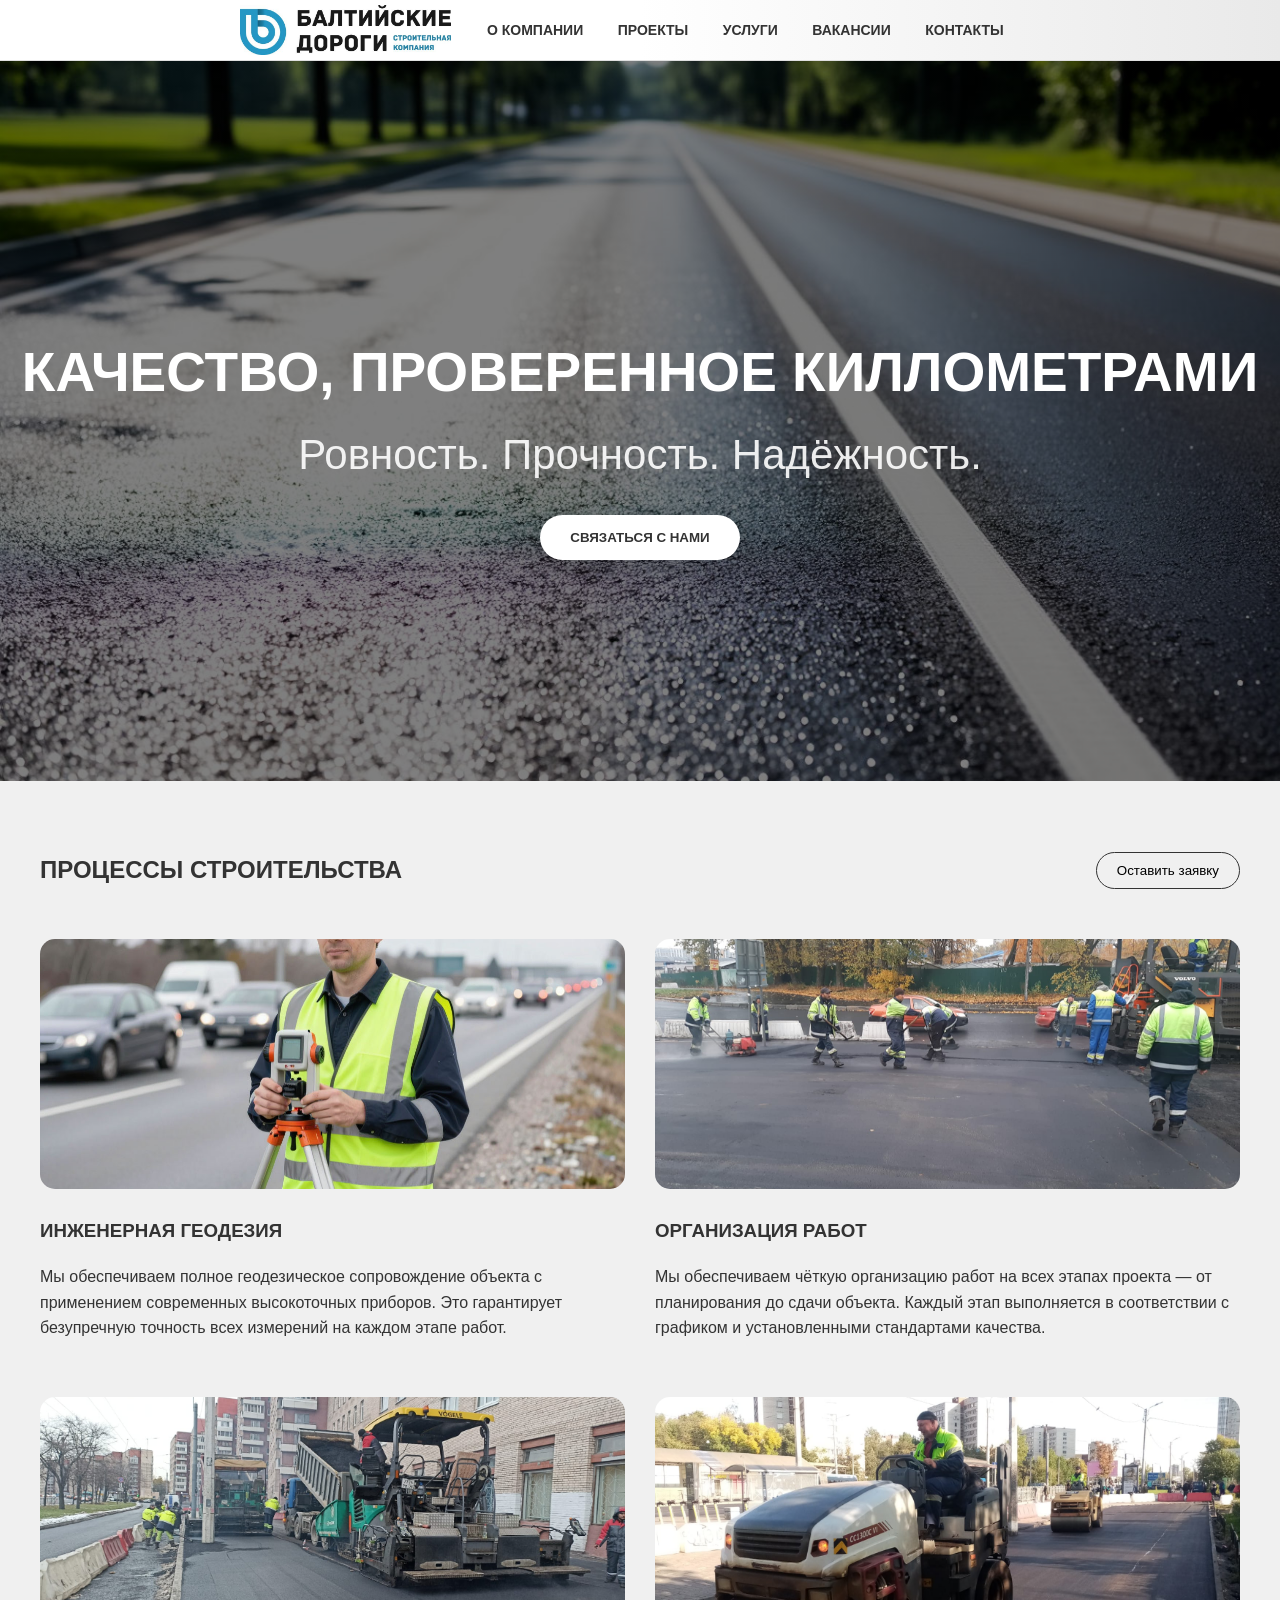
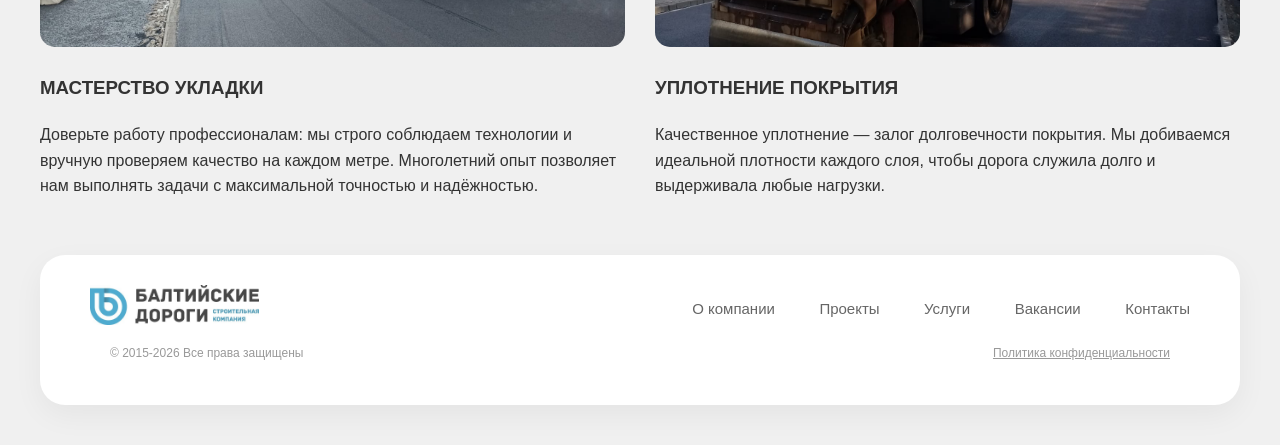
<file: index.html>
<!DOCTYPE html>
<html lang="ru">
<head>
    <meta charset="UTF-8">
    <link rel="icon" type="image/png" href="img/favicon.png">
    <meta name="viewport" content="width=device-width, initial-scale=1.0">
    <title>ООО "СК "Балтийские дороги" Строительство дорог, благоустройство и аренды спецтехники г. Санкт-Петербург</title>
    <link rel="stylesheet" href="style.css">
</head>
<body>

    <header class="header">
        <div class="container">
            <div class="logo">
                <a href="index.html">
                    <img src="img/logo.jpg"> 
                </a>
            </div>
            <nav class="nav">
                <a href="about.html">О КОМПАНИИ</a>
                <a href="projects.html">ПРОЕКТЫ</a>
                <a href="services.html">УСЛУГИ</a>
                <a href="vacancies.html">ВАКАНСИИ</a>
                <a href="contacts.html">КОНТАКТЫ</a>
            </nav>
            <div class="search-icon"> </div>
        </div>
    </header>

    <section class="hero">
        <div class="hero-content">
            <h1>КАЧЕСТВО, ПРОВЕРЕННОЕ КИЛЛОМЕТРАМИ</h1>
            <p>Ровность. Прочность. Надёжность.</p>
            <button class="btn-main open-modal-btn">СВЯЗАТЬСЯ С НАМИ</button>
        </div>
    </section>

    <section class="process container">
        <div class="section-header">
            <h2>ПРОЦЕССЫ СТРОИТЕЛЬСТВА</h2>
            <button class="btn-outline open-modal-btn">Оставить заявку</button>
        </div>
        <div class="grid">
    <div class="card">
        <img src="img/geo.jpg" alt="Геодезия">
        <h3>ИНЖЕНЕРНАЯ ГЕОДЕЗИЯ</h3>
        <p>Мы обеспечиваем полное геодезическое сопровождение объекта с применением современных высокоточных приборов. Это гарантирует безупречную точность всех измерений на каждом этапе работ.</p>
    </div>
    <div class="card">
        <img src="img/org.jfif" alt="Организация">
        <h3>ОРГАНИЗАЦИЯ РАБОТ</h3>
        <p>Мы обеспечиваем чёткую организацию работ на всех этапах проекта — от планирования до сдачи объекта. Каждый этап выполняется в соответствии с графиком и установленными стандартами качества.</p>
    </div>

    <div class="card">
        <img src="img/mastery.jpg" alt="Мастерство">
        <h3>МАСТЕРСТВО УКЛАДКИ</h3>
        <p>Доверьте работу профессионалам: мы строго соблюдаем технологии и вручную проверяем качество на каждом метре. Многолетний опыт позволяет нам выполнять задачи с максимальной точностью и надёжностью.</p>
    </div>
    <div class="card">
        <img src="img/compaction.jpg" alt="Уплотнение">
        <h3>УПЛОТНЕНИЕ ПОКРЫТИЯ</h3>
        <p>Качественное уплотнение — залог долговечности покрытия. Мы добиваемся идеальной плотности каждого слоя, чтобы дорога служила долго и выдерживала любые нагрузки.</p>
    </div>
</div>
    </section>

<div id="contactModal" class="modal">
    <div class="modal-content">
        <span class="close-btn">&times;</span>
        <h2>Связаться с нами</h2>
        <p>Оставьте свои данные, и мы перезвоним вам в течение 15 минут.</p>
        
       <form id="contactForm" action="https://formspree.io/f/xpqbaepb">
    <input type="text" name="user_name" placeholder="Имя" required> <input type="tel" name="user_phone" placeholder="Телефон" required> 
    <textarea name="user_message" placeholder="Сообщение"></textarea> 
    <button type="submit" class="btn-submit btn-send">ОТПРАВИТЬ</button>
</form>
    </div>
</div>
<script src="script.js"></script>
<footer class="footer-card">
        <div class="container footer-content">
            <div class="footer-logo">
                <a href="index.html"><img src="img/logo.jpg" alt="Logo"></a>
            </div>

            <nav class="footer-nav">
                <a href="about.html">О компании</a>
                <a href="projects.html">Проекты</a>
                <a href="services.html">Услуги</a>
                <a href="vacancies.html">Вакансии</a>
                <a href="contacts.html">Контакты</a>

    </div>

    <div class="footer-bottom container">
        <p>© 2015-2026 Все права защищены</p>
        <a href="privacy.html" class="privacy-link">Политика конфиденциальности</a>
    </div>
</footer>
</body>
</html>
</file>
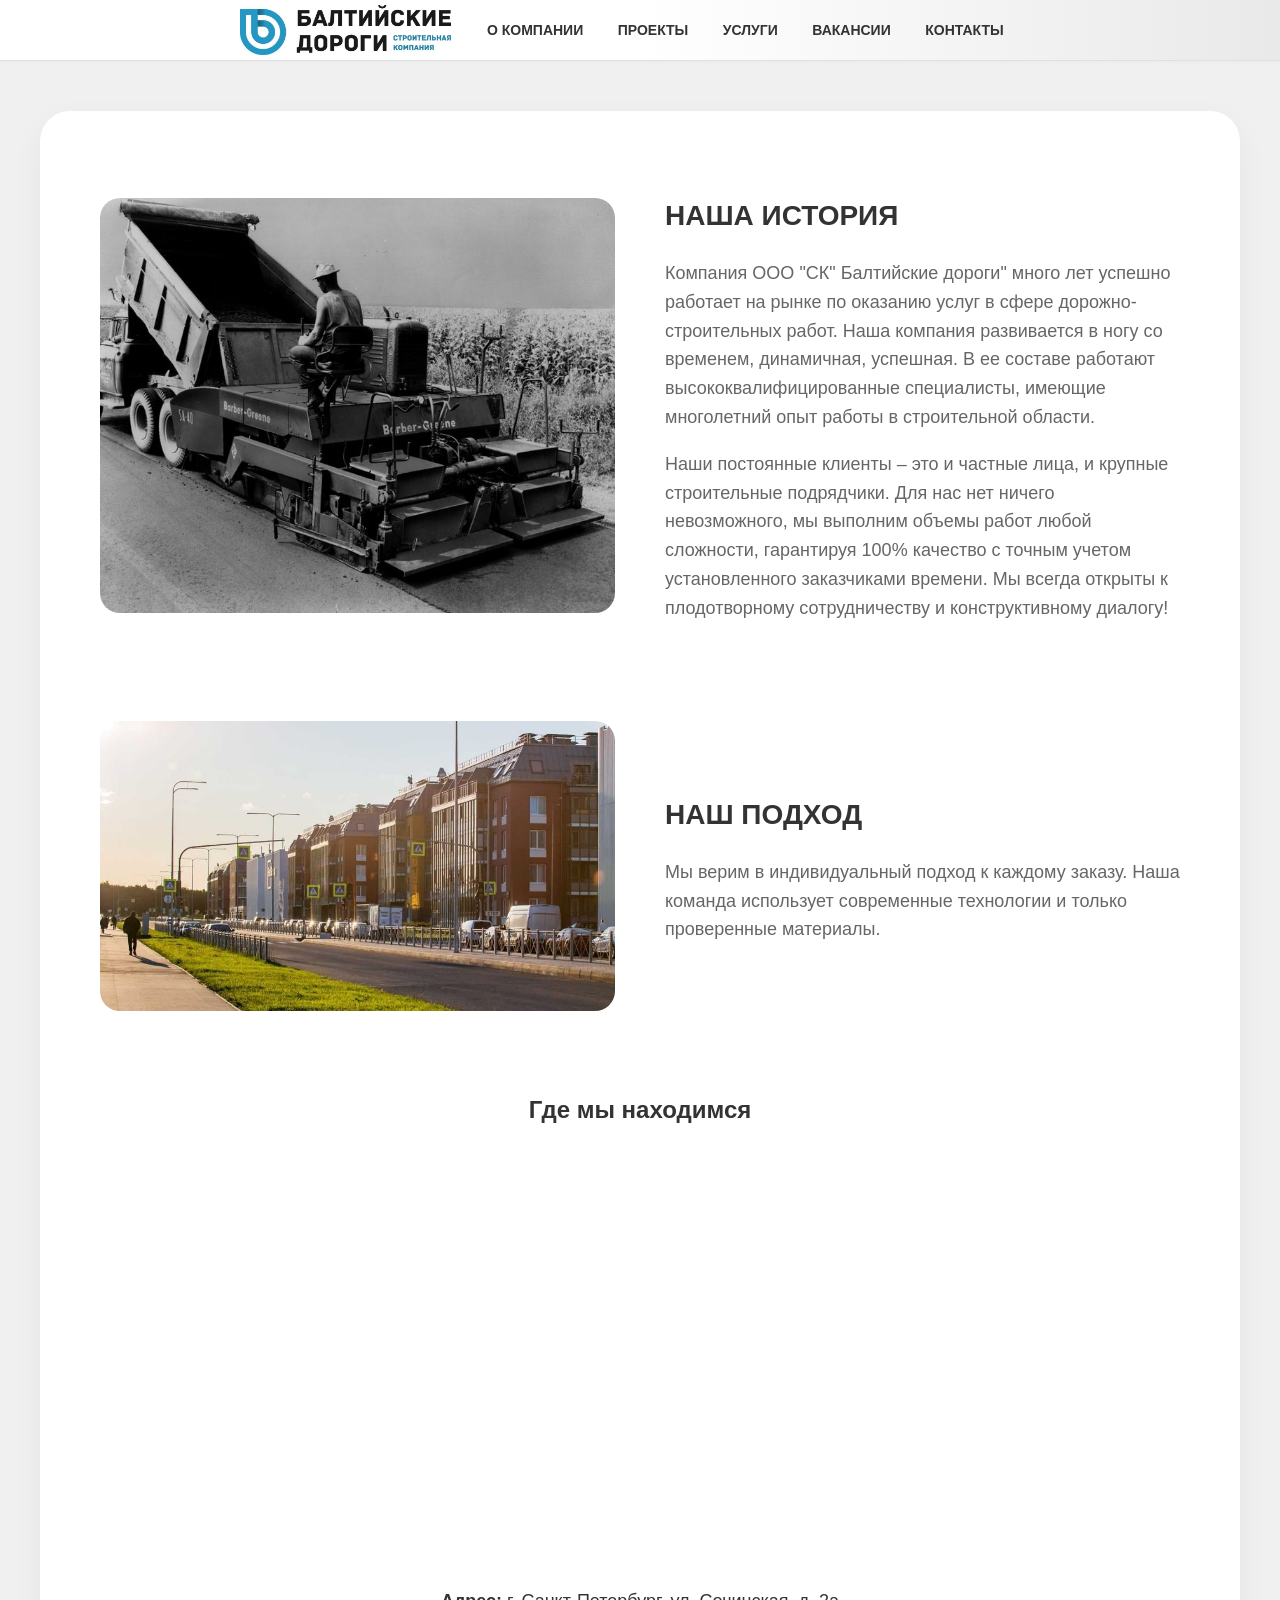
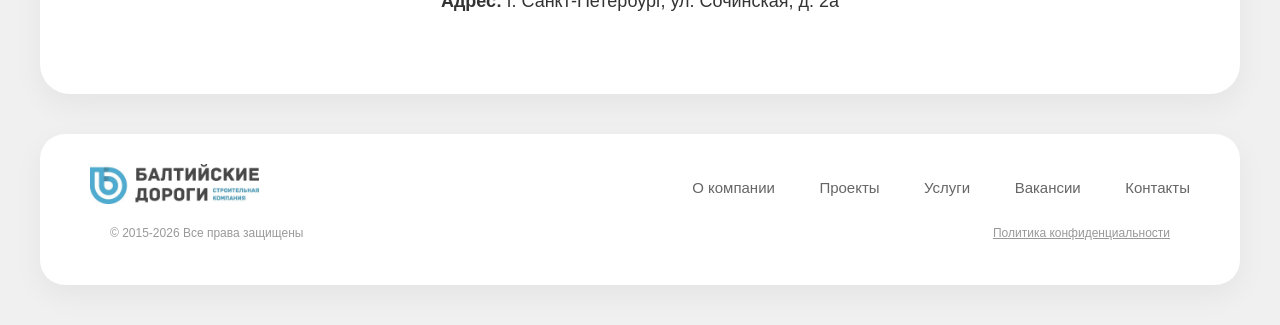
<file: about.html>
<!DOCTYPE html>
<html lang="ru">
<head>
    <meta charset="UTF-8">
     <link rel="icon" type="image/png" href="img/favicon.png">
    <meta name="viewport" content="width=device-width, initial-scale=1.0">
    <title>О компании</title>
    <link rel="stylesheet" href="style.css">
</head>
<body>
<header class="header">
        <div class="container">
            <div class="logo">
                <a href="index.html">
                    <img src="img/logo.jpg"> 
                </a>
            </div>
            <nav class="nav">
                <a href="about.html">О КОМПАНИИ</a>
                <a href="projects.html">ПРОЕКТЫ</a>
                <a href="services.html">УСЛУГИ</a>
                <a href="vacancies.html">ВАКАНСИИ</a>
                <a href="contacts.html">КОНТАКТЫ</a>
            </nav>
            <div class="search-icon"> </div>
        </div>
    </header>

    <main class="main-content">
        <div class="container">
            <div class="about-card">
                
                <section class="about-section">
                    <div class="about-image">
                        <img src="img/about-1.jpg" alt="Наша история">
                    </div>
                    <div class="about-text">
                        <h2>НАША ИСТОРИЯ</h2>
                        <p>Компания ООО "СК" Балтийские дороги" много лет успешно работает на рынке по оказанию услуг в сфере дорожно-строительных работ. Наша компания развивается в ногу со временем, динамичная, успешная. В ее составе работают высококвалифицированные специалисты, имеющие многолетний опыт работы в строительной области.</p>
                        <p>Наши постоянные клиенты – это и частные лица, и крупные строительные подрядчики. Для нас нет ничего невозможного, мы выполним объемы работ любой сложности, гарантируя 100% качество с точным учетом установленного заказчиками времени. Мы всегда открыты к плодотворному сотрудничеству и конструктивному диалогу!</p>
                    </div>
                </section>

                <section class="about-section reverse">
                    <div class="about-text">
                        <h2>НАШ ПОДХОД</h2>
                        <p>Мы верим в индивидуальный подход к каждому заказу. Наша команда использует современные технологии и только проверенные материалы.</p>
                    </div>
                    <div class="about-image">
                        <img src="img/about-2.jpg" alt="Наш подход">
                    </div>
                </section>

                <section class="about-map">
                    <h2>Где мы находимся</h2>
                    <div class="map-container">
                    <iframe src="https://yandex.ru/map-widget/v1/?um=constructor%3A88cc85d8ae83f345fbca302b2e000ea19148211f6fc846787f9f7dcaea409a18&amp;source=constructor" width="1070" height="400" frameborder="0"></iframe>
                    </div>
                    <p class="address-text"><strong>Адрес:</strong> г. Санкт-Петербург, ул. Сочинская, д. 2а</p>
                </section>

            </div>
        </div>
    </main>
<footer class="footer-card">
        <div class="container footer-content">
            <div class="footer-logo">
                <a href="index.html"><img src="img/logo.jpg" alt="Logo"></a>
            </div>

            <nav class="footer-nav">
                <a href="about.html">О компании</a>
                <a href="projects.html">Проекты</a>
                <a href="services.html">Услуги</a>
                <a href="vacancies.html">Вакансии</a>
                <a href="contacts.html">Контакты</a>
            </nav>
        </div>
        <div class="footer-bottom container">
        <p>© 2015-2026 Все права защищены</p>
        <a href="privacy.html" class="privacy-link">Политика конфиденциальности</a>
    </div>
    </footer>
    </body>
</html>
</file>
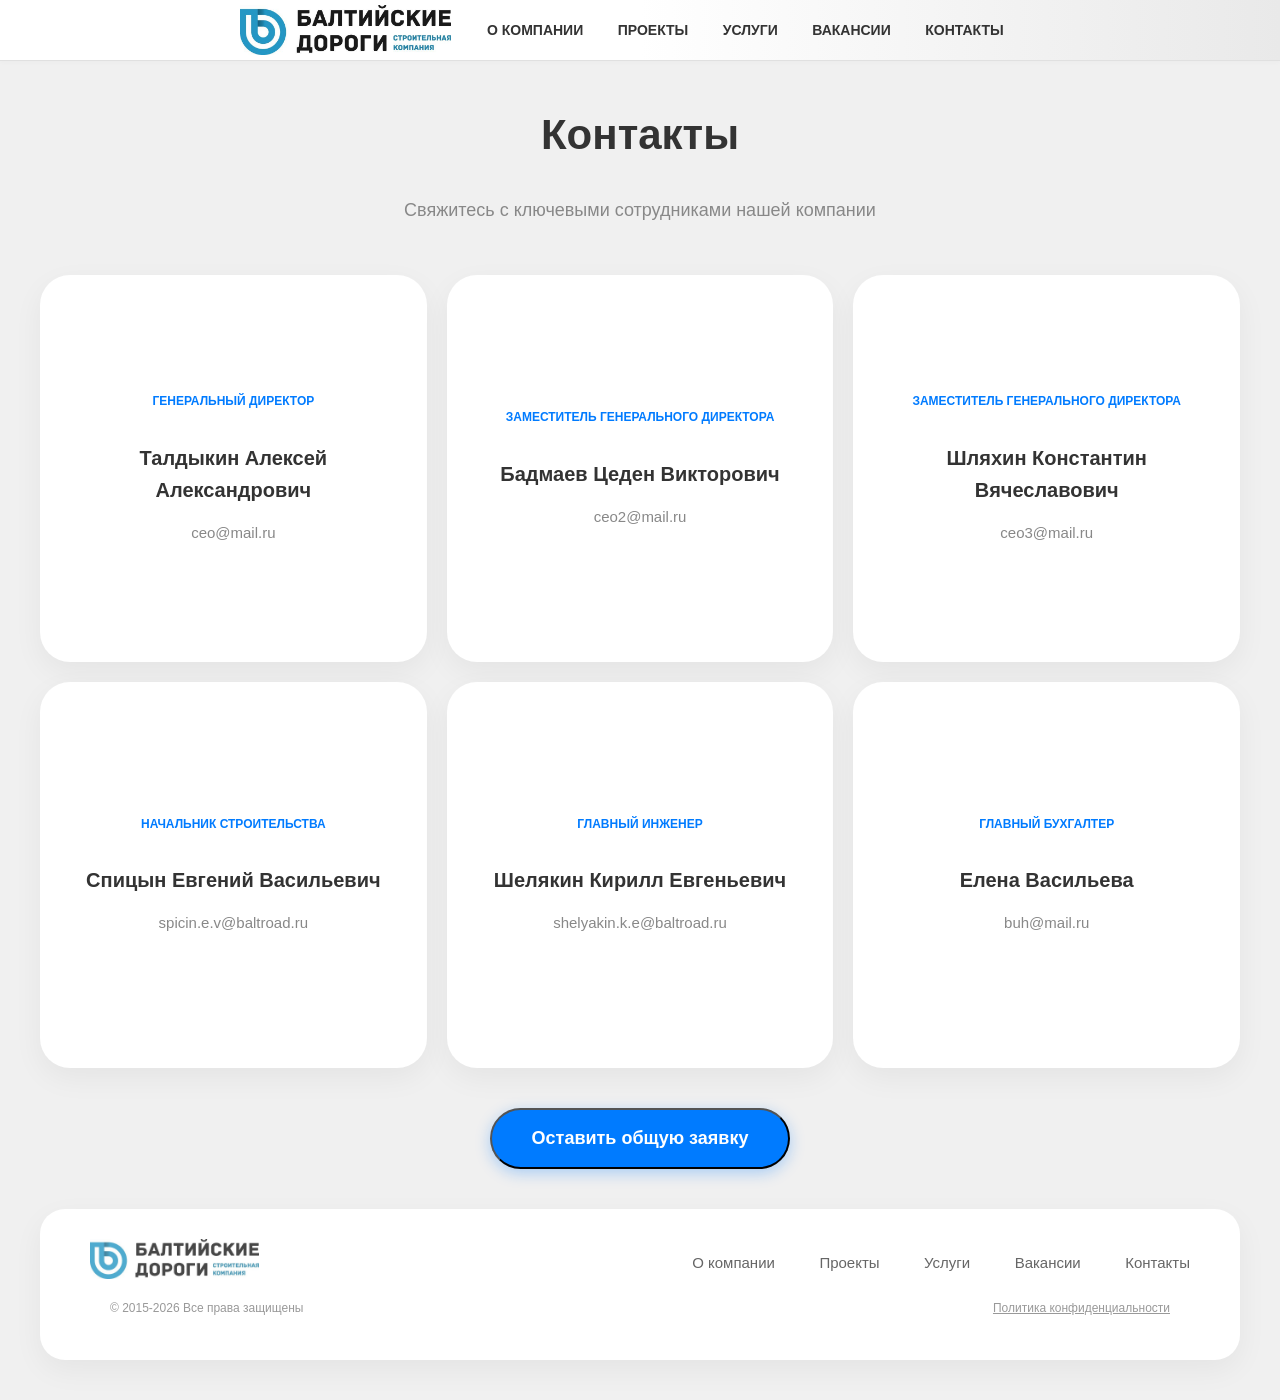
<file: contacts.html>
<!DOCTYPE html>
<html lang="ru">
<head>
    <meta charset="UTF-8">
     <link rel="icon" type="image/png" href="img/favicon.png">
    <meta name="viewport" content="width=device-width, initial-scale=1.0">
    <title>Контакты</title>
    <link rel="stylesheet" href="style.css">
</head>
<body>
    <header class="header">
        <div class="container">
            <div class="logo">
                <a href="index.html">
                    <img src="img/logo.jpg"> 
                </a>
            </div>
            <nav class="nav">
                <a href="about.html">О КОМПАНИИ</a>
                <a href="projects.html">ПРОЕКТЫ</a>
                <a href="services.html">УСЛУГИ</a>
                <a href="vacancies.html">ВАКАНСИИ</a>
                <a href="contacts.html">КОНТАКТЫ</a>
            </nav>
            <div class="search-icon"> </div>
        </div>
    </header>

    <main class="main-content">
        <div class="container">
            
            <div class="page-header">
                <h1>Контакты</h1>
                <p>Свяжитесь с ключевыми сотрудниками нашей компании</p>
            </div>

            <div class="contacts-grid">
                
                <div class="contact-card">
                    <span class="contact-label">Генеральный директор</span>
                    <h3>Талдыкин Алексей Александрович</h3>
                    <a href="mailto:ceo@mail.ru">ceo@mail.ru</a>
                </div>

                <div class="contact-card">
                    <span class="contact-label">Заместитель генерального директора</span>
                    <h3>Бадмаев Цеден Викторович</h3>
                    <a href="mailto:cto@mail.ru">ceo2@mail.ru</a>
                </div>

                <div class="contact-card">
                    <span class="contact-label">Заместитель генерального директора</span>
                    <h3>Шляхин Константин Вячеславович</h3>
                    <a href="mailto:arch@mail.ru">ceo3@mail.ru</a>
                </div>

                <div class="contact-card">
                    <span class="contact-label">Начальник строительства</span>
                    <h3>Спицын Евгений Васильевич</h3>
                    <a href="mailto:hr@mail.ru">spicin.e.v@baltroad.ru</a>
                </div>

                <div class="contact-card">
                    <span class="contact-label">Главный инженер</span>
                    <h3>Шелякин Кирилл Евгеньевич</h3>
                    <a href="mailto:sales@mail.ru">shelyakin.k.e@baltroad.ru</a>
                </div>

                <div class="contact-card">
                    <span class="contact-label">Главный бухгалтер</span>
                    <h3>Елена Васильева</h3>
                    <a href="mailto:log@mail.ru">buh@mail.ru</a>
                </div>

            </div>

            <div class="contact-action">
                <button class="btn-contact open-modal-btn">Оставить общую заявку</button>
            </div>

        </div>
    </main>

    <div id="contactModal" class="modal">
    <div class="modal-content">
        <span class="close-btn">&times;</span>
        <h2>Связаться с нами</h2>
        <p>Оставьте свои данные, и мы перезвоним вам в течение 15 минут.</p>
        
       <form id="contactForm" action="https://formspree.io/f/xpqbaepb">
    <input type="text" name="user_name" placeholder="Имя" required> <input type="tel" name="user_phone" placeholder="Телефон" required> 
    <textarea name="user_message" placeholder="Сообщение"></textarea> 
    <button type="submit" class="btn-submit btn-send">ОТПРАВИТЬ</button>
</form>
    </div>
</button>
            </form>
        </div>
    </div>

    <script src="script.js"></script>
    <footer class="footer-card">
        <div class="container footer-content">
            <div class="footer-logo">
                <a href="index.html"><img src="img/logo.jpg" alt="Logo"></a>
            </div>

            <nav class="footer-nav">
                <a href="about.html">О компании</a>
                <a href="projects.html">Проекты</a>
                <a href="services.html">Услуги</a>
                <a href="vacancies.html">Вакансии</a>
                <a href="contacts.html">Контакты</a>
            </nav>
        </div>
        <div class="footer-bottom container">
        <p>© 2015-2026 Все права защищены</p>
        <a href="privacy.html" class="privacy-link">Политика конфиденциальности</a>
    </div>
    </footer>
</body>
</html>
</file>
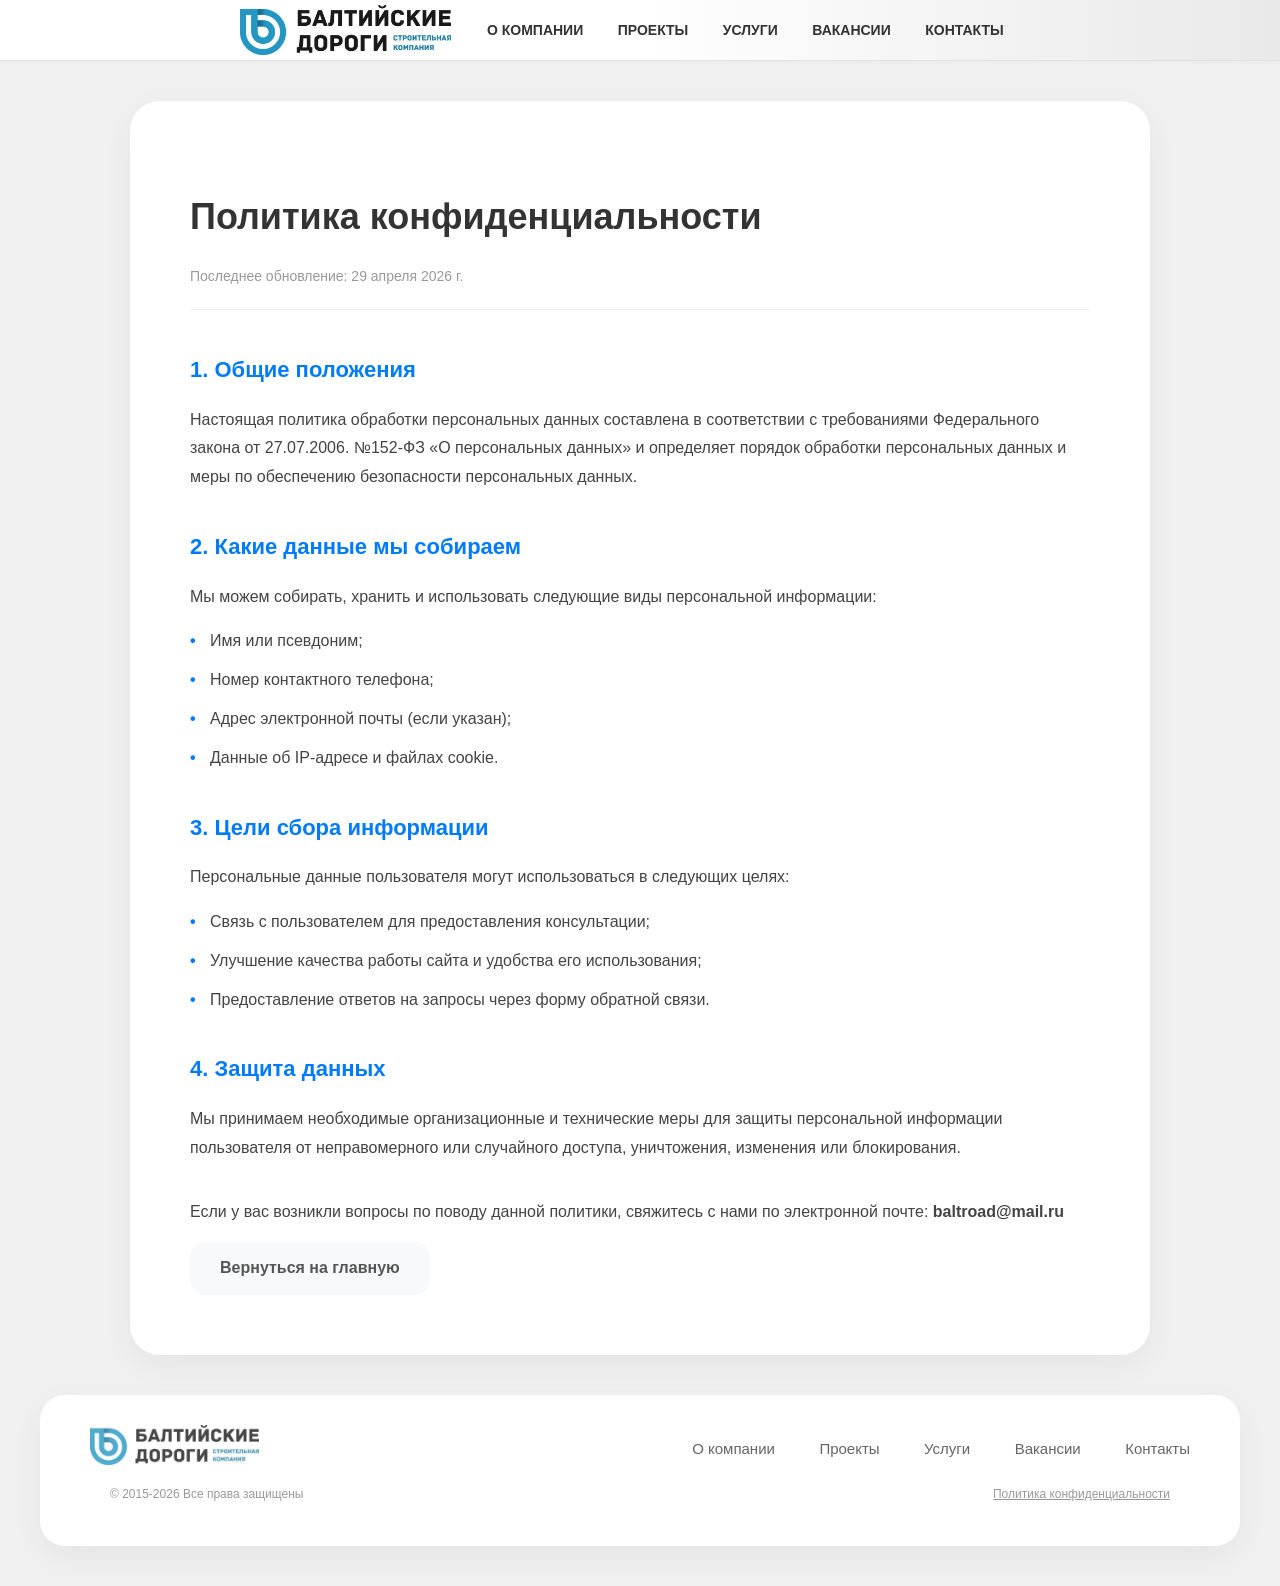
<file: privacy.html>
<!DOCTYPE html>
<html lang="ru">
<head>
    <meta charset="UTF-8">
     <link rel="icon" type="image/png" href="img/favicon.png">
    <meta name="viewport" content="width=device-width, initial-scale=1.0">
    <title>Политика конфиденциальности</title>
    <link rel="stylesheet" href="style.css">
</head>
<body>


    <header class="header">
        <div class="container">
            <div class="logo">
                <a href="index.html">
                    <img src="img/logo.jpg"> 
                </a>
            </div>
            <nav class="nav">
                <a href="about.html">О КОМПАНИИ</a>
                <a href="projects.html">ПРОЕКТЫ</a>
                <a href="services.html">УСЛУГИ</a>
                <a href="vacancies.html">ВАКАНСИИ</a>
                <a href="contacts.html">КОНТАКТЫ</a>
            </nav>
            <div class="search-icon"> </div>
        </div>
    </header>

    <main class="main-content">
        <div class="container">
            <div class="privacy-card">
                <h1>Политика конфиденциальности</h1>
                <p class="last-updated">Последнее обновление: 29 апреля 2026 г.</p>

                <section class="privacy-section">
                    <h2>1. Общие положения</h2>
                    <p>Настоящая политика обработки персональных данных составлена в соответствии с требованиями Федерального закона от 27.07.2006. №152-ФЗ «О персональных данных» и определяет порядок обработки персональных данных и меры по обеспечению безопасности персональных данных.</p>
                </section>

                <section class="privacy-section">
                    <h2>2. Какие данные мы собираем</h2>
                    <p>Мы можем собирать, хранить и использовать следующие виды персональной информации:</p>
                    <ul>
                        <li>Имя или псевдоним;</li>
                        <li>Номер контактного телефона;</li>
                        <li>Адрес электронной почты (если указан);</li>
                        <li>Данные об IP-адресе и файлах cookie.</li>
                    </ul>
                </section>

                <section class="privacy-section">
                    <h2>3. Цели сбора информации</h2>
                    <p>Персональные данные пользователя могут использоваться в следующих целях:</p>
                    <ul>
                        <li>Связь с пользователем для предоставления консультации;</li>
                        <li>Улучшение качества работы сайта и удобства его использования;</li>
                        <li>Предоставление ответов на запросы через форму обратной связи.</li>
                    </ul>
                </section>

                <section class="privacy-section">
                    <h2>4. Защита данных</h2>
                    <p>Мы принимаем необходимые организационные и технические меры для защиты персональной информации пользователя от неправомерного или случайного доступа, уничтожения, изменения или блокирования.</p>
                </section>

                <div class="privacy-footer">
                    <p>Если у вас возникли вопросы по поводу данной политики, свяжитесь с нами по электронной почте: <strong>baltroad@mail.ru</strong></p>
                    <a href="index.html" class="btn-back">Вернуться на главную</a>
                </div>
            </div>
        </div>
    </main>

    <script src="script.js"></script>
    <footer class="footer-card">
        <div class="container footer-content">
            <div class="footer-logo">
                <a href="index.html"><img src="img/logo.jpg" alt="Logo"></a>
            </div>

            <nav class="footer-nav">
                <a href="about.html">О компании</a>
                <a href="projects.html">Проекты</a>
                <a href="services.html">Услуги</a>
                <a href="vacancies.html">Вакансии</a>
                <a href="contacts.html">Контакты</a>
            </nav>
        </div>
        <div class="footer-bottom container">
        <p>© 2015-2026 Все права защищены</p>
        <a href="privacy.html" class="privacy-link">Политика конфиденциальности</a>
    </div>
    </footer>
</body>
</html>
</file>
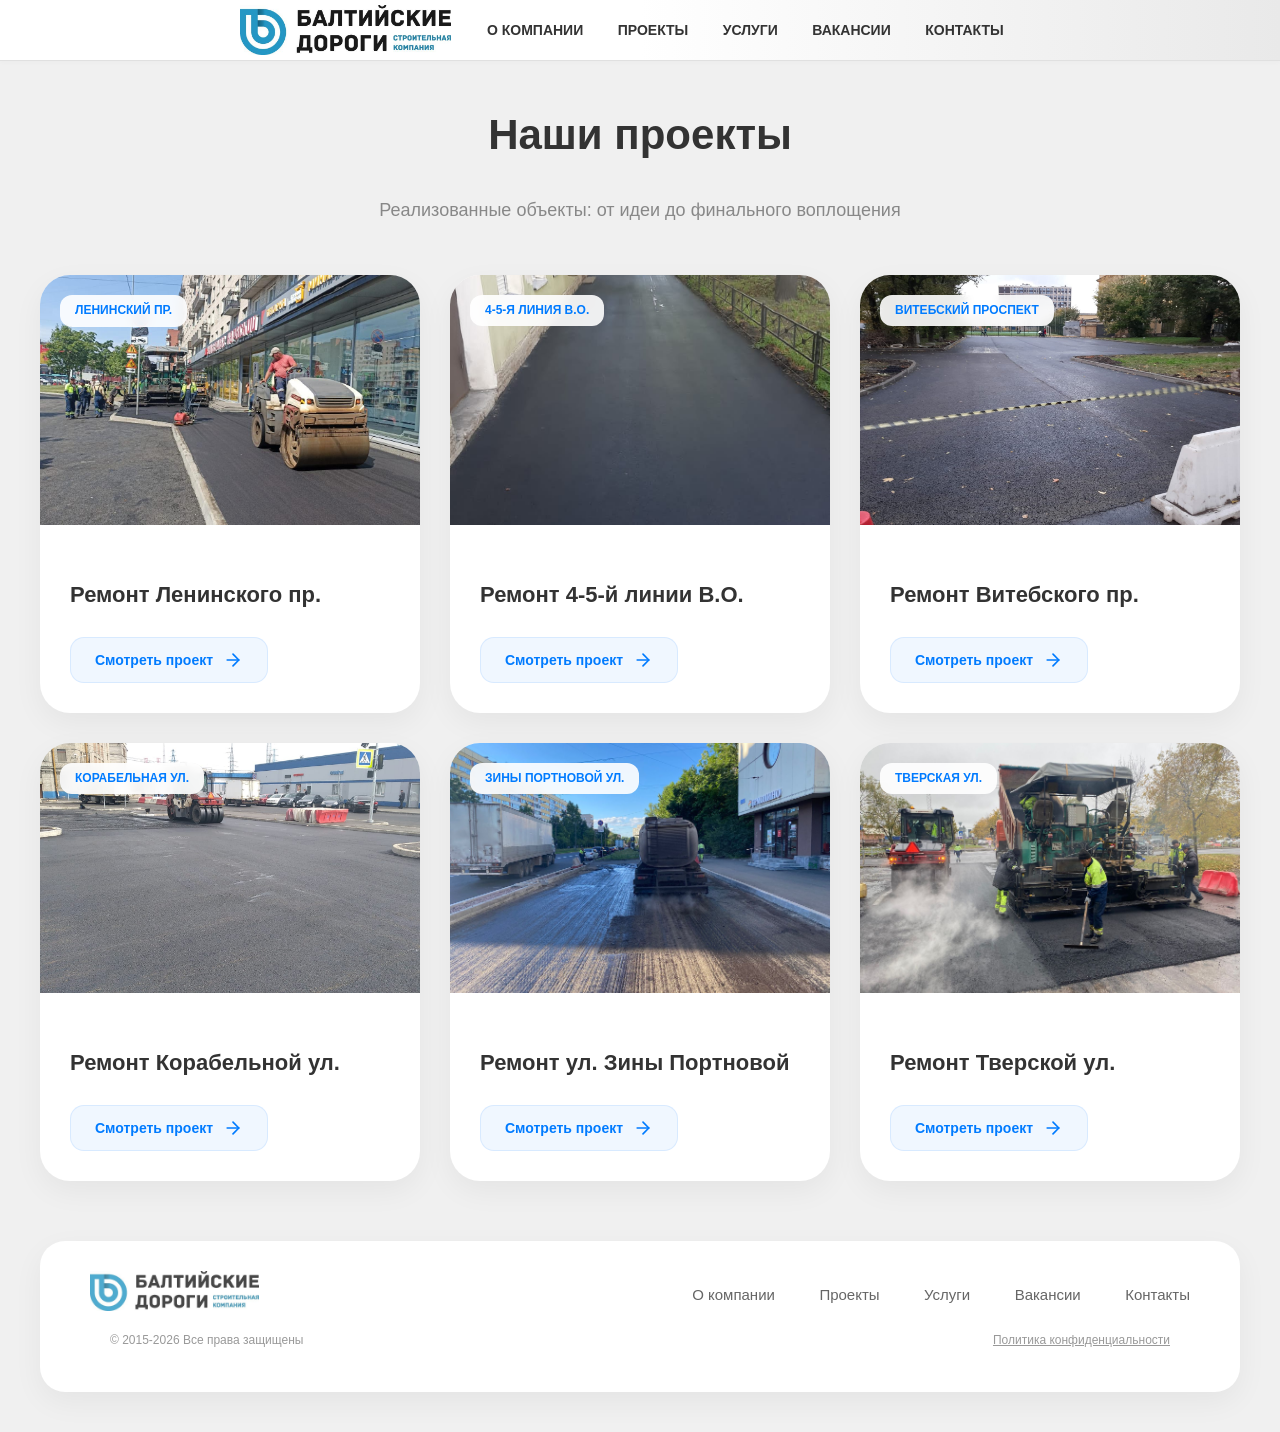
<file: projects.html>
<!DOCTYPE html>
<html lang="ru">
<head>
    <meta charset="UTF-8">
     <link rel="icon" type="image/png" href="img/favicon.png">
    <meta name="viewport" content="width=device-width, initial-scale=1.0">
    <title>Наши проекты</title>
    <link rel="stylesheet" href="style.css">
</head>
<body>

    <header class="header">
        <div class="container">
            <div class="logo">
                <a href="index.html">
                    <img src="img/logo.jpg"> 
                </a>
            </div>
            <nav class="nav">
                <a href="about.html">О КОМПАНИИ</a>
                <a href="projects.html">ПРОЕКТЫ</a>
                <a href="services.html">УСЛУГИ</a>
                <a href="vacancies.html">ВАКАНСИИ</a>
                <a href="contacts.html">КОНТАКТЫ</a>
            </nav>
            <div class="search-icon"> </div>
        </div>
    </header>

    <main class="main-content">
        <div class="container">
            
            <div class="page-header">
                <h1>Наши проекты</h1>
                <p>Реализованные объекты: от идеи до финального воплощения</p>
            </div>

            <div class="projects-grid">
                
                <div class="project-card">
    <div class="project-image">
        <img src="img/project1.jpg" alt="Проект 1">
        <div class="project-tag">Ленинский пр.</div>
    </div>
    <div class="project-info">
        <h3>Ремонт Ленинского пр.</h3>
        <button class="btn-project-more open-project" data-target="modalProject1">
    <span>Смотреть проект</span>
    <svg width="20" height="20" viewBox="0 0 24 24" fill="none" stroke="currentColor" stroke-width="2" stroke-linecap="round" stroke-linejoin="round">
        <line x1="5" y1="12" x2="19" y2="12"></line>
        <polyline points="12 5 19 12 12 19"></polyline>
    </svg>
</button>
    </div>
</div>

<div id="modalProject1" class="project-modal-overlay">
    <div class="project-modal-content">
        <span class="close-project">&times;</span>
        
        <div class="project-modal-grid">
            <div class="project-modal-image">
                <img src="img/project1_big.jpg" alt="Большое фото">
            </div>
            <div class="project-modal-text">
                <h2>Ленинский проспект</h2>
                <p class="project-category">Текущий ремонт • 2024</p>
                <div class="project-description">
                    <p>Текущий ремонт Ленинского проспекта. Произведены работы по ремонту тротуара, замене люков, бортовых камней, ограждений, а также тактильной плитки.</p>
                    <ul>
                        <li>Площадь: 1 000 м²</li>
                        <li>Срок реализации: 30 дней</li>
                        <li>Локация: г. Санкт-Петербург</li>
                    </ul>
                </div>
                <button class="btn-send open-modal-btn">Заказать проект</button>
            </div>
        </div>
    </div>
</div>

                <div class="project-card">
                    <div class="project-image">
                        <img src="img/project2.jpg" alt="Проект 2">
                        <div class="project-tag">4-5-я линия В.О.</div>
                    </div>
                    <div class="project-info">
                        <h3>Ремонт 4-5-й линии В.О.</h3>
                        <button class="btn-project-more open-project" data-target="modalProject2">
                            <span>Смотреть проект</span>
                            <svg width="20" height="20" viewBox="0 0 24 24" fill="none" stroke="currentColor" stroke-width="2" stroke-linecap="round" stroke-linejoin="round">
                                <line x1="5" y1="12" x2="19" y2="12"></line>
                                <polyline points="12 5 19 12 12 19"></polyline>
                            </svg>
                        </button>
                    </div>
                </div>

                <div id="modalProject2" class="project-modal-overlay">
                     <div class="project-modal-content">
        <span class="close-project">&times;</span>
        
        <div class="project-modal-grid">
            <div class="project-modal-image">
                <img src="img/project2_big.jpg" alt="Большое фото">
            </div>
            <div class="project-modal-text">
                <h2>4-5-я линия В.О.</h2>
                <p class="project-category">Ремонт • 2025</p>
                <div class="project-description">
                    <p>Ремонт 4-5-й линии Васильевского острова. Произведены работы замене тротуарной плитки на асфальтобетонное покрытие, устройство въездов, а также устройство бетонной плитки.</p>
                    <ul>
                        <li>Площадь: 12 000 м²</li>
                        <li>Срок реализации: 30 дней</li>
                        <li>Локация: г. Санкт-Петербург</li>
                    </ul>
                </div>
                <button class="btn-send open-modal-btn">Заказать проект</button>
            </div>
        </div>
    </div>
</div>

                <div class="project-card">
                    <div class="project-image">
                        <img src="img/project3.jpg" alt="Проект 3">
                        <div class="project-tag">Витебский проспект</div>
                    </div>
                    <div class="project-info">
                        <h3>Ремонт Витебского пр.</h3>
                        <button class="btn-project-more open-project" data-target="modalProject3">
                            <span>Смотреть проект</span>
                            <svg width="20" height="20" viewBox="0 0 24 24" fill="none" stroke="currentColor" stroke-width="2" stroke-linecap="round" stroke-linejoin="round">
                                <line x1="5" y1="12" x2="19" y2="12"></line>
                                <polyline points="12 5 19 12 12 19"></polyline>
                            </svg>
                        </button>
                    </div>
                </div>

                <div id="modalProject3" class="project-modal-overlay">
                     <div class="project-modal-content">
        <span class="close-project">&times;</span>
        
        <div class="project-modal-grid">
            <div class="project-modal-image">
                <img src="img/project3_big.jpg" alt="Большое фото">
            </div>
            <div class="project-modal-text">
                <h2>Витебский проспект</h2>
                <p class="project-category">Ремонт • 2022</p>
                <div class="project-description">
                    <p>Ремонт участка на Витебском проспекте. Произведены работы по ремонту асфальтобетонного покрытия в проезжей части и тротуаре, заменены и перстановлены бортовые камни, а также установлены ограждения.</p>
                    <ul>
                        <li>Площадь: 5 000 м²</li>
                        <li>Срок реализации: 90 дней</li>
                        <li>Локация: г. Санкт-Петербург</li>
                    </ul>
                </div>
                <button class="btn-send open-modal-btn">Заказать проект</button>
            </div>
        </div>
    </div>
</div>

                <div class="project-card">
                    <div class="project-image">
                        <img src="img/project4.jpg" alt="Проект 4">
                        <div class="project-tag">Корабельная ул.</div>
                    </div>
                    <div class="project-info">
                        <h3>Ремонт Корабельной ул.</h3>
                        <button class="btn-project-more open-project" data-target="modalProject4">
                            <span>Смотреть проект</span>
                            <svg width="20" height="20" viewBox="0 0 24 24" fill="none" stroke="currentColor" stroke-width="2" stroke-linecap="round" stroke-linejoin="round">
                                <line x1="5" y1="12" x2="19" y2="12"></line>
                                <polyline points="12 5 19 12 12 19"></polyline>
                            </svg>
                        </button>
                    </div>
                </div>

                <div id="modalProject4" class="project-modal-overlay">
                     <div class="project-modal-content">
        <span class="close-project">&times;</span>
        
        <div class="project-modal-grid">
            <div class="project-modal-image">
                <img src="img/project4_big.jpg" alt="Большое фото">
            </div>
            <div class="project-modal-text">
                <h2>Корабельная ул.</h2>
                <p class="project-category">Ремонт • 2023</p>
                <div class="project-description">
                    <p>Ремонт участка на Корабельной улице. Произведены работы по ремонту асфальтобетонного покрытия в проезжей части и тротуаре.</p>
                    <ul>
                        <li>Площадь: 47 000 м²</li>
                        <li>Срок реализации: 90 дней</li>
                        <li>Локация: г. Санкт-Петербург</li>
                    </ul>
                </div>
                <button class="btn-send open-modal-btn">Заказать проект</button>
            </div>
        </div>
    </div>
</div>

                <div class="project-card">
                    <div class="project-image">
                        <img src="img/project5.jfif" alt="Проект 5">
                        <div class="project-tag">Зины Портновой ул.</div>
                    </div>
                    <div class="project-info">
                        <h3>Ремонт ул. Зины Портновой</h3>
                        <button class="btn-project-more open-project" data-target="modalProject5">
                            <span>Смотреть проект</span>
                            <svg width="20" height="20" viewBox="0 0 24 24" fill="none" stroke="currentColor" stroke-width="2" stroke-linecap="round" stroke-linejoin="round">
                                <line x1="5" y1="12" x2="19" y2="12"></line>
                                <polyline points="12 5 19 12 12 19"></polyline>
                            </svg>
                        </button>
                    </div>
                </div>

                <div id="modalProject5" class="project-modal-overlay">
                     <div class="project-modal-content">
        <span class="close-project">&times;</span>
        
        <div class="project-modal-grid">
            <div class="project-modal-image">
                <img src="img/project5_big.jfif" alt="Большое фото">
            </div>
            <div class="project-modal-text">
                <h2>Зины Портновой ул.</h2>
                <p class="project-category">Текущий Ремонт • 2024</p>
                <div class="project-description">
                    <p>Ремонт участка на улице Зины Портновой. Произведены работы по ремонту асфальтобетонного покрытия в проезжей части, въездах и порковках,тротуаре, была отремонтирована бетонная плитка, ограждения и бортовые камни.</p>
                    <ul>
                        <li>Площадь: 13 000 м²</li>
                        <li>Срок реализации: 60 дней</li>
                        <li>Локация: г. Санкт-Петербург</li>
                    </ul>
                </div>
                <button class="btn-send open-modal-btn">Заказать проект</button>
            </div>
        </div>
    </div>
</div>

                <div class="project-card">
                    <div class="project-image">
                        <img src="img/project6.jpg" alt="Проект 6">
                        <div class="project-tag">Тверская ул.</div>
                    </div>
                    <div class="project-info">
                        <h3>Ремонт Тверской ул.</h3>
                        <button class="btn-project-more open-project" data-target="modalProject6">
                            <span>Смотреть проект</span>
                            <svg width="20" height="20" viewBox="0 0 24 24" fill="none" stroke="currentColor" stroke-width="2" stroke-linecap="round" stroke-linejoin="round">
                                <line x1="5" y1="12" x2="19" y2="12"></line>
                                <polyline points="12 5 19 12 12 19"></polyline>
                            </svg>
                        </button>
                    </div>
                </div>

                <div id="modalProject6" class="project-modal-overlay">
                     <div class="project-modal-content">
        <span class="close-project">&times;</span>
        
        <div class="project-modal-grid">
            <div class="project-modal-image">
                <img src="img/project6_big.jpg" alt="Большое фото">
            </div>
            <div class="project-modal-text">
                <h2>Тверская ул.</h2>
                <p class="project-category">Текущий Ремонт • 2024</p>
                <div class="project-description">
                    <p>Ремонт участка на Тверской улице. Произведены работы по ремонту асфальтобетонного покрытия в проезжей части,тротуаре, была отремонтирована бетонная плитка, ограждения и бортовые камни.</p>
                    <ul>
                        <li>Площадь: 13 000 м²</li>
                        <li>Срок реализации: 60 дней</li>
                        <li>Локация: г. Санкт-Петербург</li>
                    </ul>
                </div>
                <button class="btn-send open-modal-btn">Заказать проект</button>
            </div>
        </div>
    </div>
</div>
       <div id="contactModal" class="modal">
    <div class="modal-content">
        <span class="close-btn">&times;</span>
        <h2>Заказать проект</h2>
        <p>Оставьте свои данные, и мы перезвоним вам в течение 15 минут.</p>
        
        <form id="contactForm" action="https://formspree.io/f/xpqbaepb">
    <input type="text" name="user_name" placeholder="Имя" required> <input type="tel" name="user_phone" placeholder="Телефон" required> 
    <textarea name="user_message" placeholder="Сообщение"></textarea> 
    <button type="submit" class="btn-submit btn-send">ОТПРАВИТЬ</button>
</form>
    </main>
 <script src="script.js"></script>
    <footer class="footer-card">
        <div class="container footer-content">
            <div class="footer-logo">
                <a href="index.html"><img src="img/logo.jpg" alt="Logo"></a>
            </div>

            <nav class="footer-nav">
                <a href="about.html">О компании</a>
                <a href="projects.html">Проекты</a>
                <a href="services.html">Услуги</a>
                <a href="vacancies.html">Вакансии</a>
                <a href="contacts.html">Контакты</a>
            </nav>
        </div>
        <div class="footer-bottom container">
        <p>© 2015-2026 Все права защищены</p>
        <a href="privacy.html" class="privacy-link">Политика конфиденциальности</a>
    </div>
    </footer>


</body>
</html>
</file>
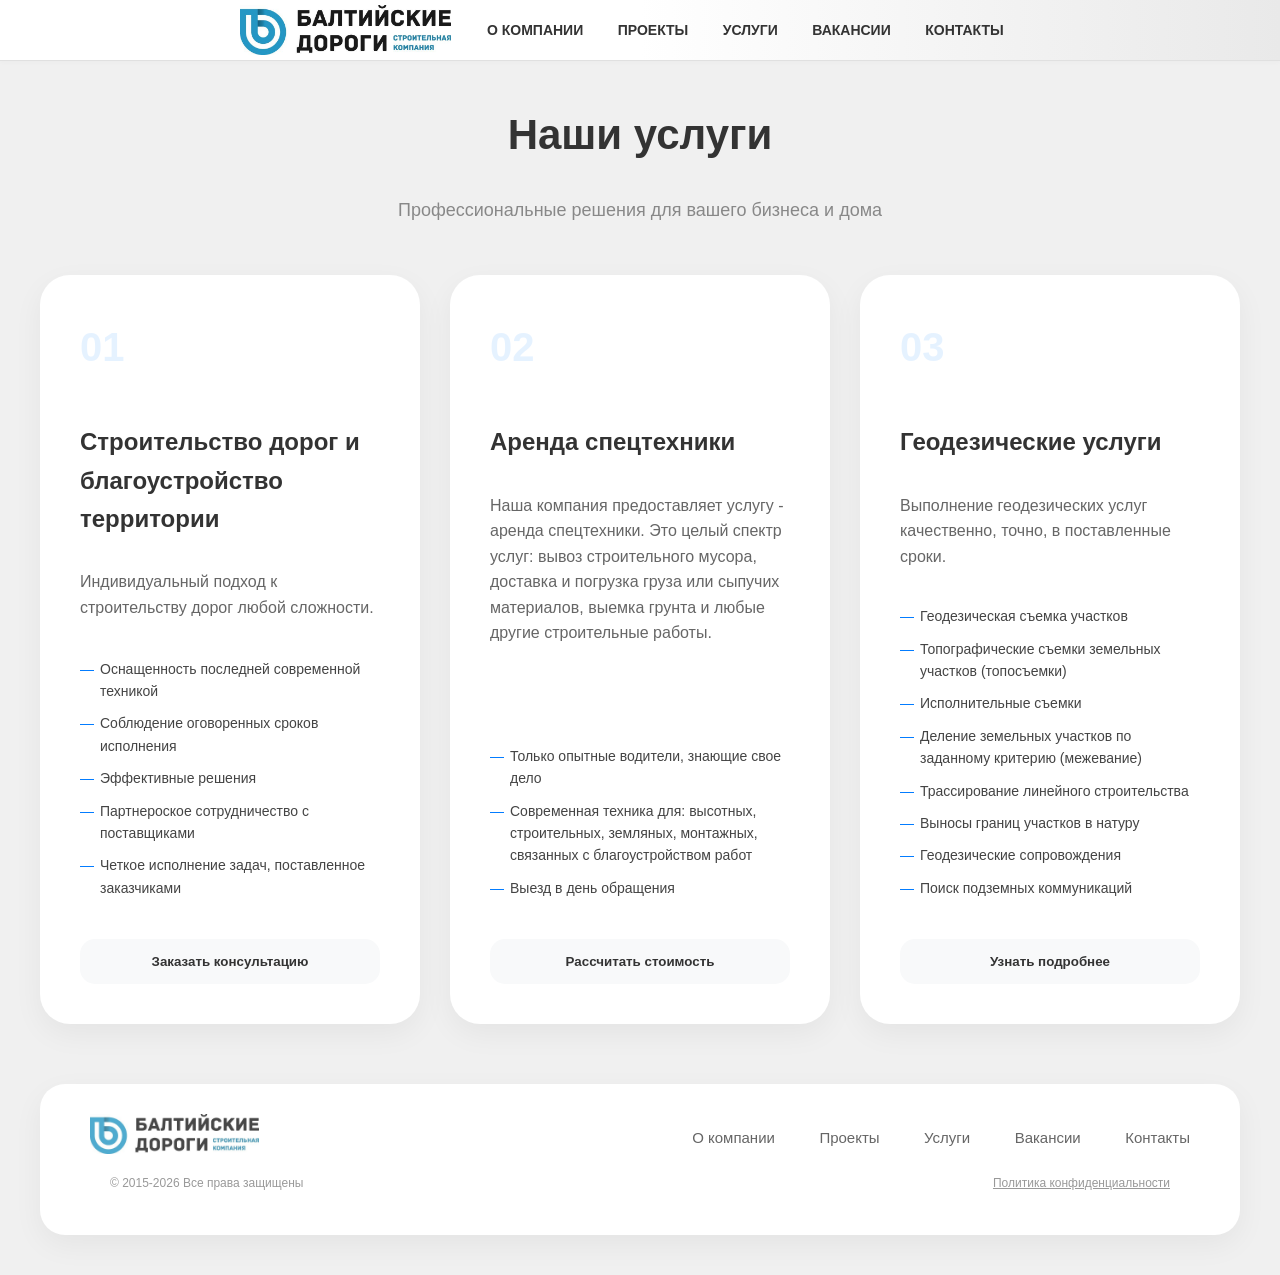
<file: services.html>
<!DOCTYPE html>
<html lang="ru">
<head>
    <meta charset="UTF-8">
     <link rel="icon" type="image/png" href="img/favicon.png">
    <meta name="viewport" content="width=device-width, initial-scale=1.0">
    <title>Наши услуги</title>
    <link rel="stylesheet" href="style.css">
</head>
<body>
    <header class="header">
        <div class="container">
            <div class="logo">
                <a href="index.html">
                    <img src="img/logo.jpg"> 
                </a>
            </div>
            <nav class="nav">
                <a href="about.html">О КОМПАНИИ</a>
                <a href="projects.html">ПРОЕКТЫ</a>
                <a href="services.html">УСЛУГИ</a>
                <a href="vacancies.html">ВАКАНСИИ</a>
                <a href="contacts.html">КОНТАКТЫ</a>
            </nav>
            <div class="search-icon"> </div>
        </div>
    </header>

    <main class="main-content">
        <div class="container">
            
            <div class="page-header">
                <h1>Наши услуги</h1>
                <p>Профессиональные решения для вашего бизнеса и дома</p>
            </div>

            <div class="services-grid">
                
                <div class="service-card">
                    <div class="service-icon">01</div>
                    <h3>Строительство дорог и благоустройство территории</h3>
                    <p>Индивидуальный подход к строительству дорог любой сложности.</p>
                    <ul class="service-list">
                        <li>Оснащенность последней современной техникой</li>
                        <li>Соблюдение оговоренных сроков исполнения</li>
                        <li>Эффективные решения</li>
                        <li>Партнероское сотрудничество с поставщиками</li>
                        <li>Четкое исполнение задач, поставленное заказчиками</li>
                    </ul>
                    <button class="btn-service open-modal-btn">Заказать консультацию</button>
                </div>

                <div class="service-card">
                    <div class="service-icon">02</div>
                    <h3>Аренда спецтехники</h3>
                    <p>Наша компания предоставляет услугу - аренда спецтехники. Это целый спектр услуг: вывоз строительного мусора, доставка и погрузка груза или сыпучих материалов, выемка грунта и любые другие строительные работы.</p>
                    <ul class="service-list">
                        <li>Только опытные водители, знающие свое дело</li>
                        <li>Современная техника для: высотных, строительных, земляных, монтажных, связанных с благоустройством работ</li>
                        <li>Выезд в день обращения</li>
                    </ul>
                    <button class="btn-service open-modal-btn">Рассчитать стоимость</button>
                </div>

                <div class="service-card">
                    <div class="service-icon">03</div>
                    <h3>Геодезические услуги</h3>
                    <p>Выполнение геодезических услуг качественно, точно, в поставленные сроки.</p>
                    <ul class="service-list">
                        <li>Геодезическая съемка участков</li>
                        <li>Топографические съемки земельных участков (топосъемки)</li>
                        <li>Исполнительные съемки</li>
                        <li>Деление земельных участков по заданному критерию (межевание)</li>
                        <li>Трассирование линейного строительства</li>
                        <li>Выносы границ участков в натуру</li>
                        <li>Геодезические сопровождения</li>
                        <li>Поиск подземных коммуникаций</li>
                    </ul>
                    <button class="btn-service open-modal-btn">Узнать подробнее</button>
                </div>

            </div>
        </div>
        <div id="contactModal" class="modal">
    <div class="modal-content">
        <span class="close-btn">&times;</span>
        <h2>Заказать расчет услуги</h2>
        <p>Оставьте свои данные, и мы перезвоним вам в течение 15 минут.</p>
        
        <form id="contactForm" action="https://formspree.io/f/xpqbaepb">
    <input type="text" name="user_name" placeholder="Имя" required> <input type="tel" name="user_phone" placeholder="Телефон" required> 
    <textarea name="user_message" placeholder="Сообщение"></textarea> 
    <button type="submit" class="btn-submit btn-send">ОТПРАВИТЬ ЗАЯВКУ</button>
</form>
    </div>
</div>
<script src="script.js"></script>
    </main>
   <footer class="footer-card">
        <div class="container footer-content">
            <div class="footer-logo">
                <a href="index.html"><img src="img/logo.jpg" alt="Logo"></a>
            </div>

            <nav class="footer-nav">
                <a href="about.html">О компании</a>
                <a href="projects.html">Проекты</a>
                <a href="services.html">Услуги</a>
                <a href="vacancies.html">Вакансии</a>
                <a href="contacts.html">Контакты</a>
            </nav>
        </div>
        <div class="footer-bottom container">
        <p>© 2015-2026 Все права защищены</p>
        <a href="privacy.html" class="privacy-link">Политика конфиденциальности</a>
    </div>
    </footer>
</body>
</html>
</file>
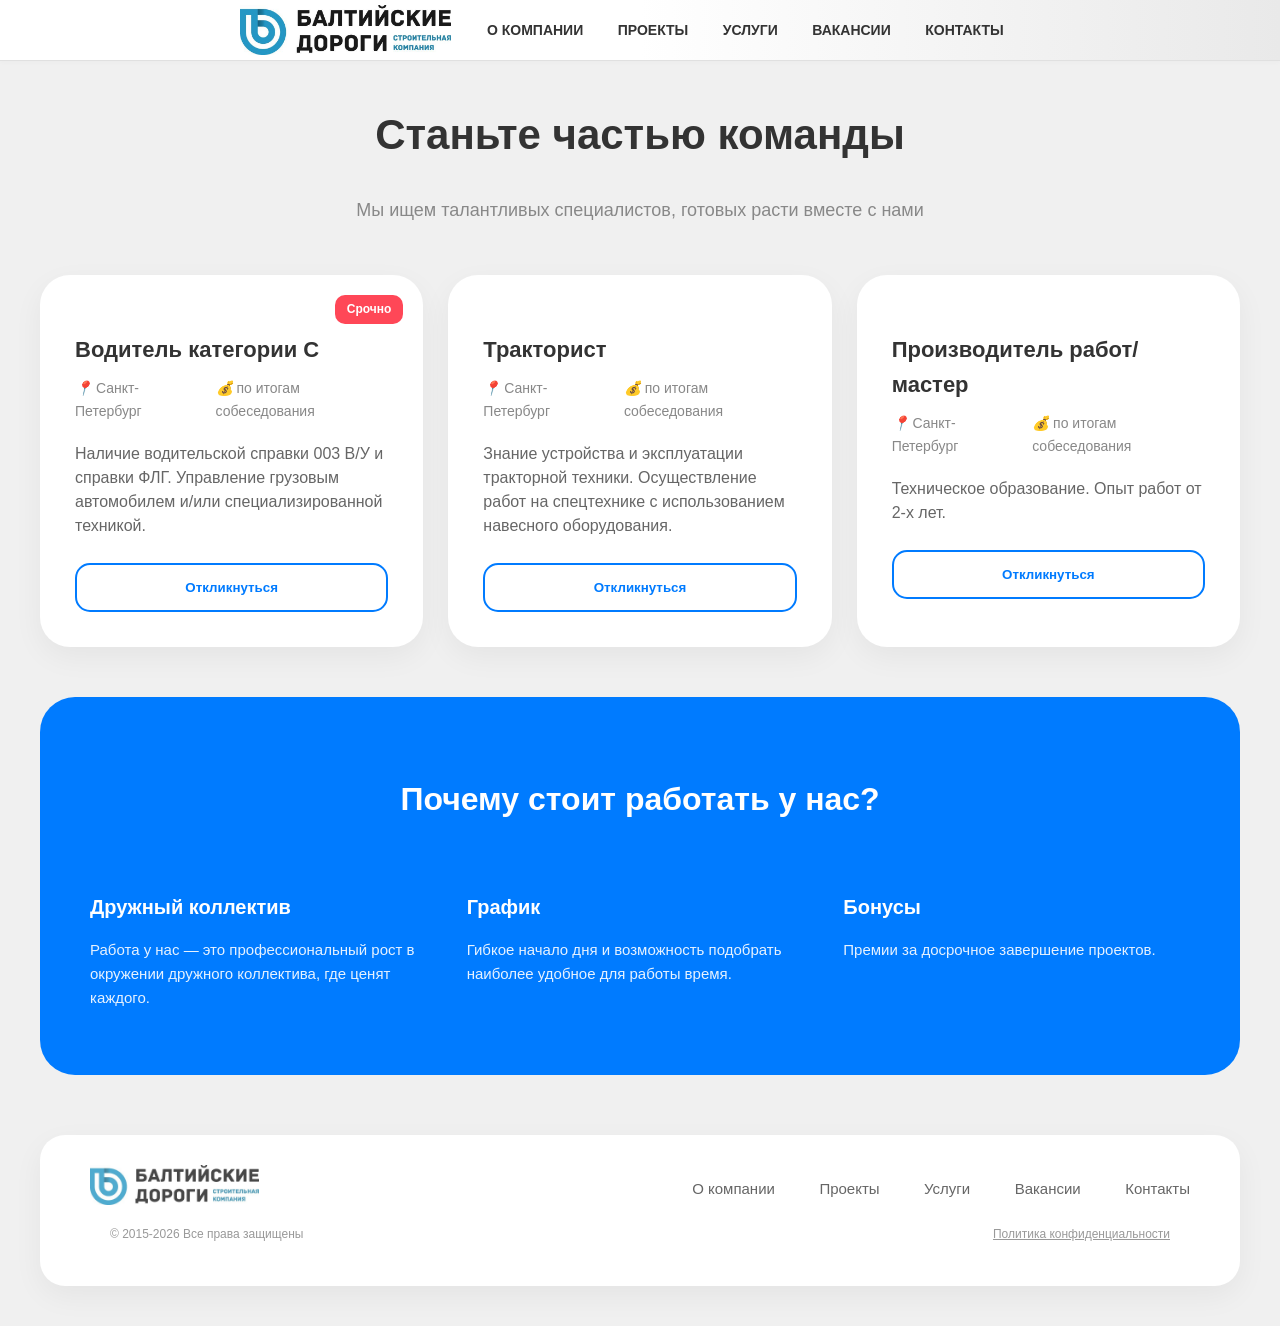
<file: vacancies.html>
<!DOCTYPE html>
<html lang="ru">
<head>
    <meta charset="UTF-8">
     <link rel="icon" type="image/png" href="img/favicon.png">
    <meta name="viewport" content="width=device-width, initial-scale=1.0">
    <title>Вакансии</title>
    <link rel="stylesheet" href="style.css">
</head>
<body>

     <header class="header">
        <div class="container">
            <div class="logo">
                <a href="index.html">
                    <img src="img/logo.jpg"> 
                </a>
            </div>
            <nav class="nav">
                <a href="about.html">О КОМПАНИИ</a>
                <a href="projects.html">ПРОЕКТЫ</a>
                <a href="services.html">УСЛУГИ</a>
                <a href="vacancies.html">ВАКАНСИИ</a>
                <a href="contacts.html">КОНТАКТЫ</a>
            </nav>
            <div class="search-icon"> </div>
        </div>
    </header>

    <main class="main-content">
        <div class="container">
            
            <div class="page-header">
                <h1>Станьте частью команды</h1>
                <p>Мы ищем талантливых специалистов, готовых расти вместе с нами</p>
            </div>

            <div class="vacancies-grid">
                
                <div class="vacancy-card">
                    <div class="vacancy-badge">Срочно</div>
                    <h3>Водитель категории С</h3>
                    <div class="vacancy-info">
                        <span><i class="icon">📍 </i> Санкт-Петербург</span>
                        <span><i class="icon">💰</i> по итогам собеседования</span>
                    </div>
                    <p>Наличие водительской справки 003 В/У и справки ФЛГ. Управление грузовым автомобилем и/или специализированной техникой.</p>
                    <button class="btn-vacancy open-modal-btn">Откликнуться</button>
                </div>

                <div class="vacancy-card">
                    <h3>Тракторист</h3>
                    <div class="vacancy-info">
                        <span><i class="icon">📍 </i> Санкт-Петербург</span>
                        <span><i class="icon">💰</i> по итогам собеседования</span>
                    </div>
                    <p>Знание устройства и эксплуатации тракторной техники. Осуществление работ на спецтехнике с использованием навесного оборудования.</p>
                    <button class="btn-vacancy open-modal-btn">Откликнуться</button>
                </div>

                <div class="vacancy-card">
                    <h3>Производитель работ/мастер</h3>
                    <div class="vacancy-info">
                        <span><i class="icon">📍 </i> Санкт-Петербург</span>
                        <span><i class="icon">💰</i> по итогам собеседования</span>
                    </div>
                    <p>Техническое образование. Опыт работ от 2-х лет.</p>
                    <button class="btn-vacancy open-modal-btn">Откликнуться</button>
                </div>

            </div>

            <div class="benefits-card">
                <h2>Почему стоит работать у нас?</h2>
                <div class="benefits-grid">
                    <div class="benefit-item">
                        <h4>Дружный коллектив</h4>
                        <p>Работа у нас — это профессиональный рост в окружении дружного коллектива, где ценят каждого.</p>
                    </div>
                    <div class="benefit-item">
                        <h4>График</h4>
                        <p>Гибкое начало дня и возможность подобрать наиболее удобное для работы время.</p>
                    </div>
                    <div class="benefit-item">
                        <h4>Бонусы</h4>
                        <p>Премии за досрочное завершение проектов.</p>
                    </div>
                </div>
            </div>

        </div>
    </main>

    <div id="contactModal" class="modal">
        <div class="modal-content">
            <span class="close-btn">&times;</span>
            <h2>Отклик на вакансию</h2>
            <form id="contactForm" action="https://formspree.io/f/mnjwayry">
                 <input type="text" name="user_name" placeholder="Ваше Имя" required> 
                 <input type="tel" name="user_phone" placeholder="Ваш телефон" required> 
                 <textarea name="user_message" placeholder="Расскажите немного о себе"></textarea> 
                 <button type="submit" class="btn-submit btn-send">ОТПРАВИТЬ РЕЗЮМЕ</button>
</form>
        </div>
    </div>

    <script src="script.js"></script>
       <footer class="footer-card">
        <div class="container footer-content">
            <div class="footer-logo">
                <a href="index.html"><img src="img/logo.jpg" alt="Logo"></a>
            </div>

            <nav class="footer-nav">
                <a href="about.html">О компании</a>
                <a href="projects.html">Проекты</a>
                <a href="services.html">Услуги</a>
                <a href="vacancies.html">Вакансии</a>
                <a href="contacts.html">Контакты</a>
            </nav>
        </div>
        <div class="footer-bottom container">
        <p>© 2015-2026 Все права защищены</p>
        <a href="privacy.html" class="privacy-link">Политика конфиденциальности</a>
    </div>
    </footer>
</body>
</html>
</file>
<file: style.css>
/* Общие стили */
body {
    font-family: 'Arial', sans-serif;
    margin: 0;
    color: #333;
    line-height: 1.6;
}

.logo {
    display: flex;
    align-items: center; 
}


.logo img {
    
    height: 50px; 
    
    
    width: auto; 
    
    
    display: block; 
}


.logo a {
    text-decoration: none;
    display: block;
}

.container {
    max-width: 1200px;
    margin: 0 auto;
    padding: 0 20px;
}

/* Шапка */
.header {
    padding: 5px 0;
    border-bottom: 1px solid #eee;
    background: linear-gradient(90deg, #ffffff 0%, #ffffff 50%, #e9e9e9 100%);
    border-bottom: 1px solid #e0e0e0;
    box-shadow: 0 2px 4px rgba(0,0,0,0.02);
    height: auto;    
}

.header .container {
    display: flex;
    justify-content: space-between;
    align-items: center;
    max-width: 800px;
    margin: 0 auto;
    padding: 0 20px;
}

.nav a {
    margin: 0 15px;
    text-decoration: none;
    color: #333;
    font-weight: bold;
    font-size: 14px;
    display: inline-block;
    transition: color 0.8s ease, transform 0.8s cubic-bezier(0.25, 0.1, 0.25, 1);

}

.nav a:hover {
    color: #007bff;
    transform: scale(1.2);
}

/* Главный экран */
.hero {
    background: linear-gradient(rgba(0,0,0,0.5), rgba(0,0,0,0.5)), url('img/hero-bg.jpg') center/cover no-repeat;
    height: 80vh;
    display: flex;
    align-items: center;
    justify-content: center;
    text-align: center;
    color: white;
}

.hero h1 {
    font-size: 55px;
    margin-bottom: 10px;
}

.hero-content p {
    font-size: 42px;
    font-weight: 400;
    line-height: 1.4;
    max-width: 800px;
    margin: 0 auto 30px;
    color: rgba(255, 255, 255, 0.9);
}

/* Конпка "СВЯЗАТЬСЯ С НАМИ" */
.btn-main {
    background: #ffffff;
    color: #333;
    padding: 15px 30px;
    border-radius: 25px;
    border: none;
    cursor: pointer;
    font-weight: bold;
    text-decoration: none;
    display: inline-block;
    transition: all 0.3s ease;
    box-shadow: 0 4px 15px rgba(0, 0, 0, 0.1);
}

.btn-main:hover {
    background-color: #f2f2f2;
    transform: translateY(-4px) scale(1.05);
    box-shadow: 0 8px 15px rgba(0, 0, 0, 0.08);
    color: #000;
}

.btn-main:active {
    transform: translateY(-1px) scale(0.98);
    box-shadow: 0 2px 10px rgba(0, 0, 0, 0.2);
}

/* Кнопка "Оставить заявку" */
.btn-outline {
    background: #ffffff;
    transition: all 0.5s cubic-bezier(0.4, 0, 0.2, 1);
}
.btn-outline:hover {
    background-color: #e0e0e0;
    transform: translateY(-3px) scale(1.05);
    box-shadow: 0 5px 15px rgba(0, 0, 0, 0.1);
    color: #000;
    
}
.btn-outline: active {
    transform: translateY(-1px) scale(0.98);
    box-shadow: 0 2px 8px rgba(0, 0, 0, 0.1);
}

/* Секция процесса */
.section-header {
    display: flex;
    justify-content: space-between;
    align-items: center;
    margin: 50px 0 30px;
}

.grid {
    display: grid;

    grid-template-columns: 1fr 1fr; 

    gap: 40px 30px; 
    margin-top: 30px;
}


@media (max-width: 768px) {
    .grid {
        grid-template-columns: 1fr;
    }
}

.card img {
    width: 100%;
    border-radius: 15px;
    height: 250px;
    object-fit: cover;
}

.btn-outline {
    border: 1px solid #333;
    background: none;
    padding: 10px 20px;
    border-radius: 20px;
    cursor: pointer;
}

/* Фоновая подложка (затемнение) */
.modal {
    display: none; 
    position: fixed;
    z-index: 1000;
    left: 0;
    top: 0;
    width: 100%;
    height: 100%;
    background-color: rgba(0, 0, 0, 0.7); 
    backdrop-filter: blur(5px); 
}

/* Контент самого окна */
.modal-content {
    background-color: #fff;
    margin: 10% auto;
    padding: 40px;
    border-radius: 20px;
    width: 90%;
    max-width: 450px;
    position: relative;
    box-shadow: 0 10px 30px rgba(0,0,0,0.3);
    text-align: center;
    animation: slideIn 0.3s ease-out;
}

/* Анимация появления */
@keyframes slideIn {
    from { transform: translateY(-50px); opacity: 0; }
    to { transform: translateY(0); opacity: 1; }
}

/* Кнопка закрытия (крестик) */
.close-btn {
    position: absolute;
    top: 20px;
    right: 25px;
    font-size: 30px;
    cursor: pointer;
    color: #999;
}

.close-btn:hover { color: #333; }

/* Стили полей ввода */
.modal-content input, .modal-content textarea {
    width: 100%;
    padding: 12px;
    margin: 10px 0;
    border: 1px solid #ddd;
    border-radius: 8px;
    box-sizing: border-box; 
    font-family: inherit;
}

.modal-content textarea { height: 100px; resize: none; }

/* Усиленный стиль для кнопки */
form button.btn-submit, 
form button.btn-send {
    /* Сброс заводских настроек браузера */
    -webkit-appearance: none;
    -moz-appearance: none;
    appearance: none;
    outline: none;
    border: none;

    /* Размеры и позиционирование */
    display: flex;
    align-items: center;
    justify-content: center;
    width: 100%;
    padding: 18px 30px;
    margin-top: 20px;
    
    /* Твой фирменный стиль */
    background: linear-gradient(135deg, #007bff 0%, #0056b3 100%) !important;
    color: #ffffff !important;
    border-radius: 50px !important; /* Делаем её овальной как кнопки в шапке */
    
    /* Шрифт */
    font-family: inherit;
    font-size: 16px;
    font-weight: 700;
    text-transform: uppercase;
    letter-spacing: 1.2px;
    
    /* Эффекты */
    cursor: pointer;
    box-shadow: 0 10px 25px rgba(0, 123, 255, 0.3);
    transition: all 0.4s cubic-bezier(0.25, 0.1, 0.25, 1);
}

/* Эффект при наведении */
form button.btn-submit:hover, 
form button.btn-send:hover {
    transform: translateY(-4px) scale(1.02);
    box-shadow: 0 15px 30px rgba(0, 123, 255, 0.4);
    filter: brightness(1.1);
}

/* Эффект нажатия */
form button.btn-submit:active, 
form button.btn-send:active {
    transform: translateY(-1px) scale(0.98);
}

/* Если кнопка всё равно серая, проверь этот класс в HTML */
.btn-submit.success {
    background: #28a745 !important;
    box-shadow: 0 10px 25px rgba(40, 167, 69, 0.3);
}

/* Футер */
.footer-divider {
    max-width: 500px;
    margin: 50px auto 25px;
    border: 0;
    border-top: 1px solid #f2f2f2;
    background-color: #f2f2f2;
    clear: both;
}

.footer {
    background-color: transparent;
    padding: -5px 0;
}

.footer-content {
    display: flex;
    justify-content: flex-start;
    gap: 250px;
    align-items: center;
}

/* Навигация в футере */
.footer-nav a {
    text-decoration: none;
    color: #666;
    margin-left: 30px;
    font-size: 14px;
    transition: color 0.3s ease;
}

.footer-nav a:hover {
    color: #000;
}

/* Нижняя панель */
.footer-bottom {
    display: flex;
    justify-content: space-between;
    align-items: center;
    padding-top: -5px;
    font-size: 12px;
    color: #999;
}

.privacy-link {
    color: #999;
    text-decoration: underline;
    transition: color 0.3s;
}

.privacy-link:hover {
    color: #666;
}

/* Лого в футере поменьше */
.footer-logo img {
    height: 30px;
    opacity: 0.8;
}

/* Мобильная версия */
@media (max-width: 768px) {
    .footer-content {
        flex-direction: column;
        gap: 20px;
    }
    .footer-nav {
        display: flex;
        flex-wrap: wrap;
        justify-content: center;
    }
}

.about-page {
    padding: 60px 0; /* Отступ сверху и снизу */
    min-height: 60vh; /* Чтобы страница не была слишком короткой */
}

.about-page h1 {
    font-size: 36px;
    margin-bottom: 20px;
}

.about-page p {
    line-height: 1.6;
    color: #444;
    font-size: 18px;
}

/* Общий фон страницы (если он у тебя не задан) */
body {
    background-color: #f0f0f0; /* Допустим, основной фон такой */
}

/* Основной контейнер-прямоугольник */
.about-card {
    background-color: #ffffff; /* Светлее фона (чисто белый или очень светлый) */
    border-radius: 30px;       /* Закругленные края */
    padding: 60px;
    margin-top: 50px;
    box-shadow: 0 10px 30px rgba(0,0,0,0.05); /* Легкая тень для объема */
}

/* Настройка разделов (ФОТО + ТЕКСТ) */
.about-section {
    display: flex;
    align-items: center;
    gap: 50px;
    margin-bottom: 80px;
}

/* Чтобы во втором разделе фото и текст поменялись местами */
.about-section.reverse {
    flex-direction: row-reverse;
}

.about-image {
    flex: 1;
}

.about-image img {
    width: 100%;
    border-radius: 20px; /* Закругляем и сами фото */
    display: block;
    object-fit: cover;
}

.about-text {
    flex: 1;
}

.about-text h2 {
    font-size: 28px;
    color: #333;
    margin-bottom: 20px;
}

.about-text p {
    font-size: 18px;
    line-height: 1.6;
    color: #666;
}

/* Стили для карты */
.about-map {
    margin-top: 60px;
    text-align: center;
}

.about-map h2 {
    margin-bottom: 30px;
}

.map-container {
    margin-bottom: 20px;
}

.address-text {
    font-size: 18px;
    color: #333;
}

/* Мобильная адаптация */
@media (max-width: 768px) {
    .about-section, .about-section.reverse {
        flex-direction: column;
        text-align: center;
    }
    .about-card {
        padding: 30px 15px;
    }
}



/* Новый стиль футера-карточки */
.footer-card {
    background-color: #ffffff; /* Тот же светлый цвет, что и у карточки "О компании" */
    border-radius: 25px;       /* Закругленные края */
    margin: 40px auto 40px;    /* Отступы: 40px от карточки выше и 40px до края экрана снизу */
    max-width: 1100px;         /* Ограничиваем ширину, чтобы не был во весь экран */
    padding: 30px 50px;        /* Внутренние отступы */
    box-shadow: 0 10px 30px rgba(0,0,0,0.05); /* Легкая тень, как у основной карточки */
}

/* Выравнивание элементов внутри футера */
.footer-content {
    display: flex;
    justify-content: space-between;
    align-items: center;
    padding: 0; /* Сбрасываем лишние падинги контейнера здесь */
}

.footer-logo img {
    height: 40px; /* Настрой высоту своего логотипа */
    width: auto;
}

/* Ссылки в футере */
.footer-nav a {
    text-decoration: none;
    color: #666;
    margin-left: 40px;
    font-size: 15px;
    font-weight: 500;
    transition: all 0.4s ease;
    display: inline-block;
}

/* Эффект при наведении (тот же голубой и увеличение, как в шапке) */
.footer-nav a:hover {
    color: #007bff;
    transform: scale(1.1);
}

/* Адаптация для мобильных устройств */
@media (max-width: 768px) {
    .footer-card {
        margin: 20px 15px;
        padding: 20px;
    }
    .footer-content {
        flex-direction: column;
        gap: 20px;
        text-align: center;
    }
    .footer-nav a {
        margin: 0 10px;
    }
}

/* Контейнер для центровки кнопки */
.about-actions {
    text-align: center;
    margin: 40px 0;
}

/* Стили кнопки */
.btn-contact {
    display: inline-block;
    padding: 18px 40px;
    background-color: #007bff; /* Твой голубой цвет */
    color: #ffffff;
    text-decoration: none;
    font-size: 18px;
    font-weight: 600;
    border-radius: 50px; /* Сильно закругленные края (форма пилюли) */
    transition: all 0.6s cubic-bezier(0.25, 0.1, 0.25, 1);
    box-shadow: 0 4px 15px rgba(0, 123, 255, 0.3);
}

/* Эффект при наведении (медленное увеличение и изменение цвета) */
.btn-contact:hover {
    background-color: #0056b3; /* Темно-голубой при наведении */
    transform: scale(1.1);     /* Увеличение на 10% */
    box-shadow: 0 8px 25px rgba(0, 123, 255, 0.5);
    color: #ffffff;
}

/* Эффект при нажатии */
.btn-contact:active {
    transform: scale(0.95);
}
/* Заголовок страницы */
.page-header {
    text-align: center;
    margin-bottom: 50px;
    margin-top: 40px;
}

.page-header h1 {
    font-size: 42px;
    color: #333;
}

.page-header p {
    color: #888;
    font-size: 18px;
}

/* Сетка карточек */
.services-grid {
    display: grid;
    grid-template-columns: repeat(auto-fit, minmax(300px, 1fr));
    gap: 30px;
    margin-bottom: 60px;
}

/* Сама карточка услуги */
.service-card {
    background-color: #ffffff;
    padding: 40px;
    border-radius: 30px; /* Скругление как у "О компании" */
    box-shadow: 0 10px 30px rgba(0,0,0,0.05);
    transition: all 0.6s cubic-bezier(0.25, 0.1, 0.25, 1);
    display: flex;
    flex-direction: column;
}

.service-card:hover {
    transform: translateY(-10px); /* Всплытие вверх */
    box-shadow: 0 20px 40px rgba(0, 123, 255, 0.1);
}

/* Номер услуги или иконка */
.service-icon {
    font-size: 40px;
    font-weight: 800;
    color: rgba(0, 123, 255, 0.1); /* Очень бледный голубой */
    margin-bottom: 20px;
    transition: color 0.6s ease;
}

.service-card:hover .service-icon {
    color: #007bff; /* Яркий голубой при наведении */
}

.service-card h3 {
    margin-bottom: 15px;
    font-size: 24px;
}

.service-card p {
    color: #666;
    line-height: 1.6;
    margin-bottom: 20px;
    flex-grow: 1;
}

/* Список особенностей */
.service-list {
    list-style: none;
    padding: 0;
    margin-bottom: 30px;
}

.service-list li {
    padding-left: 20px;
    position: relative;
    margin-bottom: 10px;
    color: #444;
    font-size: 14px;
}

.service-list li::before {
    content: "—";
    position: absolute;
    left: 0;
    color: #007bff;
}

/* Кнопка внутри карточки */
.btn-service {
    background: #f8f9fa;
    border: none;
    padding: 15px;
    border-radius: 15px;
    font-weight: 600;
    color: #333;
    cursor: pointer;
    transition: all 0.4s ease;
}

.service-card:hover .btn-service {
    background: #007bff;
    color: white;
}
/* Контейнер для политики */
.privacy-card {
    background-color: #ffffff;
    padding: 60px;
    border-radius: 30px; /* Тот же стиль скругления */
    box-shadow: 0 10px 30px rgba(0,0,0,0.05);
    margin: 40px auto;
    max-width: 900px; /* Текст удобнее читать, когда строка не слишком длинная */
    line-height: 1.8;
    color: #444;
}

.privacy-card h1 {
    font-size: 36px;
    color: #333;
    margin-bottom: 10px;
}

.last-updated {
    color: #999;
    font-size: 14px;
    margin-bottom: 40px;
    border-bottom: 1px solid #f0f0f0;
    padding-bottom: 20px;
}

.privacy-section {
    margin-bottom: 35px;
}

.privacy-section h2 {
    font-size: 22px;
    color: #007bff; /* Твой акцентный голубой */
    margin-bottom: 15px;
}

.privacy-section ul {
    padding-left: 20px;
    list-style: none;
}

.privacy-section ul li {
    position: relative;
    margin-bottom: 10px;
}

.privacy-section ul li::before {
    content: "•";
    color: #007bff;
    font-weight: bold;
    position: absolute;
    left: -20px;
}

/* Кнопка возврата */
.privacy-actions {
    margin-top: 50px;
    padding-top: 30px;
    border-top: 1px solid #f0f0f0;
    text-align: center;
}

.btn-back {
    display: inline-block;
    padding: 12px 30px;
    background-color: #f8f9fa;
    color: #555;
    text-decoration: none;
    border-radius: 15px;
    font-weight: 600;
    transition: all 0.3s ease;
}

.btn-back:hover {
    background-color: #007bff;
    color: #fff;
    transform: translateY(-2px);
}

/* Адаптация для мобильных */
@media (max-width: 768px) {
    .privacy-card {
        padding: 30px 20px;
        margin: 20px 10px;
    }
}
/* Сетка вакансий */
.vacancies-grid {
    display: grid;
    grid-template-columns: repeat(auto-fit, minmax(320px, 1fr));
    gap: 25px;
    margin-bottom: 50px;
}

/* Карточка вакансии */
.vacancy-card {
    background: #fff;
    padding: 35px;
    border-radius: 30px;
    box-shadow: 0 10px 30px rgba(0,0,0,0.05);
    position: relative;
    transition: transform 0.4s ease;
}

.vacancy-card:hover {
    transform: translateY(-5px);
}

.vacancy-badge {
    position: absolute;
    top: 20px;
    right: 20px;
    background: #ff4757;
    color: #fff;
    padding: 5px 12px;
    border-radius: 10px;
    font-size: 12px;
    font-weight: 700;
}

.vacancy-card h3 {
    margin-bottom: 10px;
    font-size: 22px;
    color: #333;
}

.vacancy-info {
    margin-bottom: 20px;
    display: flex;
    gap: 20px;
    font-size: 14px;
    color: #888;
}

.vacancy-card p {
    color: #666;
    margin-bottom: 25px;
    line-height: 1.5;
}

/* Кнопка отклика */
.btn-vacancy {
    width: 100%;
    padding: 15px;
    border: 2px solid #007bff;
    background: transparent;
    color: #007bff;
    border-radius: 15px;
    font-weight: 600;
    cursor: pointer;
    transition: all 0.3s ease;
}

.btn-vacancy:hover {
    background: #007bff;
    color: #fff;
}

/* Блок преимуществ */
.benefits-card {
    background: #007bff; /* Голубой акцентный фон */
    color: #fff;
    padding: 50px;
    border-radius: 35px;
    margin-bottom: 60px;
}

.benefits-card h2 {
    text-align: center;
    margin-bottom: 40px;
    font-size: 32px;
}

.benefits-grid {
    display: grid;
    grid-template-columns: repeat(auto-fit, minmax(200px, 1fr));
    gap: 30px;
}

.benefit-item h4 {
    font-size: 20px;
    margin-bottom: 10px;
}

.benefit-item p {
    opacity: 0.9;
    font-size: 15px;
}
/* Контейнер сетки */
.contacts-grid {
    display: grid;
    grid-template-columns: repeat(3, 1fr); /* 3 колонки на десктопе */
    gap: 20px;
    margin-bottom: 40px;
}

/* Квадратная карточка */
.contact-card {
    background: #ffffff;
    border-radius: 30px; /* Твои скругленные углы */
    padding: 30px;
    aspect-ratio: 1 / 1; /* Магия превращения в квадрат */
    display: flex;
    flex-direction: column;
    justify-content: center;
    align-items: center;
    text-align: center;
    box-shadow: 0 10px 30px rgba(0,0,0,0.05);
    transition: transform 0.3s ease, border-color 0.3s ease;
    border: 2px solid transparent;
}

.contact-card:hover {
    transform: translateY(-5px);
    border-color: #007bff; /* Твой синий цвет */
}

/* Текст внутри квадрата */
.contact-label {
    font-size: 12px;
    text-transform: uppercase;
    color: #007bff;
    font-weight: 700;
    margin-bottom: 10px;
}

.contact-card h3 {
    font-size: 20px;
    margin-bottom: 15px;
    color: #333;
}

.contact-card a {
    color: #888;
    text-decoration: none;
    font-size: 15px;
    transition: color 0.3s;
}

.contact-card a:hover {
    color: #333;
}

/* Центрирование кнопки внизу */
.contact-action {
    text-align: center;
    margin-top: 20px;
}

/* Адаптация для мобилок (чтобы квадраты не сжимались слишком сильно) */
@media (max-width: 900px) {
    .contacts-grid {
        grid-template-columns: repeat(2, 1fr); /* 2 колонки на планшетах */
    }
}

@media (max-width: 600px) {
    .contacts-grid {
        grid-template-columns: 1fr; /* 1 колонка на телефонах */
    }
}
.btn-send {
    width: 100%;
    padding: 16px 32px;
    margin-top: 15px;
    
    /* Градиент и фон */
    background: linear-gradient(135deg, #007bff 0%, #0056b3 100%);
    color: #ffffff;
    
    /* Типографика */
    font-size: 16px;
    font-weight: 600;
    letter-spacing: 0.5px;
    text-transform: none;
    
    /* Форма и границы */
    border: none;
    border-radius: 18px; /* Чуть меньше, чем у карточек, для баланса */
    cursor: pointer;
    
    /* Тень и анимация */
    display: flex;
    align-items: center;
    justify-content: center;
    gap: 10px;
    box-shadow: 0 10px 20px rgba(0, 123, 255, 0.2);
    transition: all 0.4s cubic-bezier(0.25, 0.1, 0.25, 1);
    position: relative;
    overflow: hidden;
}

/* Эффект при наведении */
.btn-send:hover {
    transform: translateY(-3px); /* Легкий подъем */
    box-shadow: 0 15px 30px rgba(0, 123, 255, 0.4); /* Усиление тени */
    filter: brightness(1.1); /* Легкое свечение */
}

/* Анимация стрелочки */
.btn-send .icon-arrow {
    font-style: normal;
    transition: transform 0.3s ease;
}

.btn-send:hover .icon-arrow {
    transform: translateX(5px); /* Стрелочка немного улетает вправо */
}

/* Эффект при нажатии */
.btn-send:active {
    transform: translateY(1px);
    box-shadow: 0 5px 10px rgba(0, 123, 255, 0.2);
}

/* Глянцевый блик (опционально) */
.btn-send::after {
    content: '';
    position: absolute;
    top: 0;
    left: -100%;
    width: 100%;
    height: 100%;
    background: linear-gradient(90deg, transparent, rgba(255,255,255,0.2), transparent);
    transition: 0.5s;
}

.btn-send:hover::after {
    left: 100%;
}
/* Сетка проектов */
.projects-grid {
    display: grid;
    grid-template-columns: repeat(auto-fit, minmax(350px, 1fr));
    gap: 30px;
    margin-bottom: 60px;
}

/* Карточка проекта */
.project-card {
    background: #ffffff;
    border-radius: 30px; /* Твой фирменный стиль */
    overflow: hidden; /* Важно для скругления картинки */
    box-shadow: 0 10px 30px rgba(0,0,0,0.05);
    transition: all 0.5s ease;
}

.project-card:hover {
    transform: translateY(-10px);
    box-shadow: 0 20px 40px rgba(0, 123, 255, 0.1);
}

/* Контейнер для фото */
.project-image {
    position: relative;
    height: 250px;
    overflow: hidden;
}

.project-image img {
    width: 100%;
    height: 100%;
    object-fit: cover; /* Чтобы фото не растягивалось */
    transition: transform 0.8s ease;
}

.project-card:hover .project-image img {
    transform: scale(1.1); /* Эффект зума */
}

/* Тег категории на фото */
.project-tag {
    position: absolute;
    top: 20px;
    left: 20px;
    background: rgba(255, 255, 255, 0.9);
    backdrop-filter: blur(5px);
    color: #007bff;
    padding: 6px 15px;
    border-radius: 12px;
    font-size: 12px;
    font-weight: 700;
    text-transform: uppercase;
}

/* Информация под фото */
.project-info {
    padding: 30px;
}

.project-info h3 {
    font-size: 22px;
    margin-bottom: 15px;
    color: #333;
}

.project-info p {
    font-size: 15px;
    color: #666;
    line-height: 1.6;
    margin-bottom: 20px;
}

/* Кнопка "Подробнее" */
.btn-more {
    display: inline-block;
    color: #007bff;
    text-decoration: none;
    font-weight: 600;
    font-size: 14px;
    transition: gap 0.3s ease;
}

.btn-more:hover {
    text-decoration: underline;
}
/* Фон, который замыливает всё сзади */
.project-modal-overlay {
    display: none;
    position: fixed;
    top: 0;
    left: 0;
    width: 100%;
    height: 100%;
    background: rgba(255, 255, 255, 0.4); /* Светлый полупрозрачный фон */
    backdrop-filter: blur(15px); /* ТО САМОЕ ЗАМЫЛИВАНИЕ */
    -webkit-backdrop-filter: blur(15px);
    z-index: 10000;
    padding: 20px;
    overflow-y: auto;
}

/* Большая карточка по центру */
.project-modal-content {
    background: #fff;
    max-width: 1000px;
    margin: 50px auto;
    border-radius: 40px;
    position: relative;
    box-shadow: 0 30px 60px rgba(0,0,0,0.15);
    overflow: hidden;
    animation: slideUp 0.5s ease;
}

@keyframes slideUp {
    from { transform: translateY(50px); opacity: 0; }
    to { transform: translateY(0); opacity: 1; }
}

/* Сетка внутри большой карточки */
.project-modal-grid {
    display: grid;
    grid-template-columns: 1.2fr 1fr; /* Фото чуть шире текста */
}

.project-modal-image img {
    width: 100%;
    height: 100%;
    object-fit: cover;
    min-height: 500px;
}

.project-modal-text {
    padding: 50px;
    display: flex;
    flex-direction: column;
    justify-content: center;
}

.project-modal-text h2 { font-size: 32px; margin-bottom: 10px; }
.project-category { color: #007bff; font-weight: 600; margin-bottom: 25px; }
.project-description { color: #555; line-height: 1.8; margin-bottom: 30px; }

/* Кнопка закрытия */
.close-project {
    position: absolute;
    top: 25px;
    right: 30px;
    font-size: 35px;
    cursor: pointer;
    z-index: 10;
    color: #333;
    transition: transform 0.3s;
}
.close-project:hover { transform: rotate(90deg); }

/* Адаптивность для мобилок */
@media (max-width: 800px) {
    .project-modal-grid { grid-template-columns: 1fr; }
    .project-modal-image img { height: 300px; }
    .project-modal-text { padding: 30px; }
}
/* Базовый стиль кнопки в карточке */
.btn-project-more {
    display: inline-flex;
    align-items: center;
    gap: 10px;
    padding: 12px 24px;
    background-color: #f0f7ff; /* Очень нежный голубой фон */
    color: #007bff;
    border: 1.5px solid rgba(0, 123, 255, 0.1);
    border-radius: 14px;
    font-size: 14px;
    font-weight: 600;
    cursor: pointer;
    transition: all 0.3s cubic-bezier(0.4, 0, 0.2, 1);
    font-family: inherit;
    margin-top: 10px;
}

/* Иконка внутри кнопки */
.btn-project-more svg {
    transition: transform 0.3s ease;
}

/* Эффект при наведении */
.btn-project-more:hover {
    background-color: #007bff; /* Заливка основным синим */
    color: #ffffff;
    border-color: #007bff;
    box-shadow: 0 8px 20px rgba(0, 123, 255, 0.25);
    transform: translateY(-2px);
}

/* Анимация стрелочки при наведении */
.btn-project-more:hover svg {
    transform: translateX(4px); /* Стрелка плавно уходит вправо */
}

/* Эффект нажатия */
.btn-project-more:active {
    transform: translateY(0);
    box-shadow: 0 4px 10px rgba(0, 123, 255, 0.2);
}
/* Окно проекта (нижний слой модалок) */
.project-modal-overlay {
    z-index: 1000; /* Карточка проекта */
}

/* Окно формы заказа (верхний слой модалок) */
.modal-overlay {
    z-index: 2000; /* Форма заказа будет ПОВЕРХ карточки */
}

/* Чтобы фон формы был чуть темнее и перекрывал проект */
.modal-overlay {
    background: rgba(0, 0, 0, 0.6); 
    backdrop-filter: blur(5px);
}

/* Делаем крестики на обоих модалках гарантированно кликабельными */
.close-btn, .close-project {
    position: absolute;
    top: 20px;
    right: 25px;
    width: 40px;  /* Увеличиваем область клика */
    height: 40px;
    display: flex;
    align-items: center;
    justify-content: center;
    font-size: 35px;
    line-height: 1;
    cursor: pointer;
    z-index: 9999; /* Выносим на самый верхний слой внутри окна */
    color: #333;
    transition: transform 0.3s ease;
}

.close-btn:hover, .close-project:hover {
    transform: rotate(90deg);
    color: #ff0000; /* Цвет при наведении для проверки связи */
}
</file>
